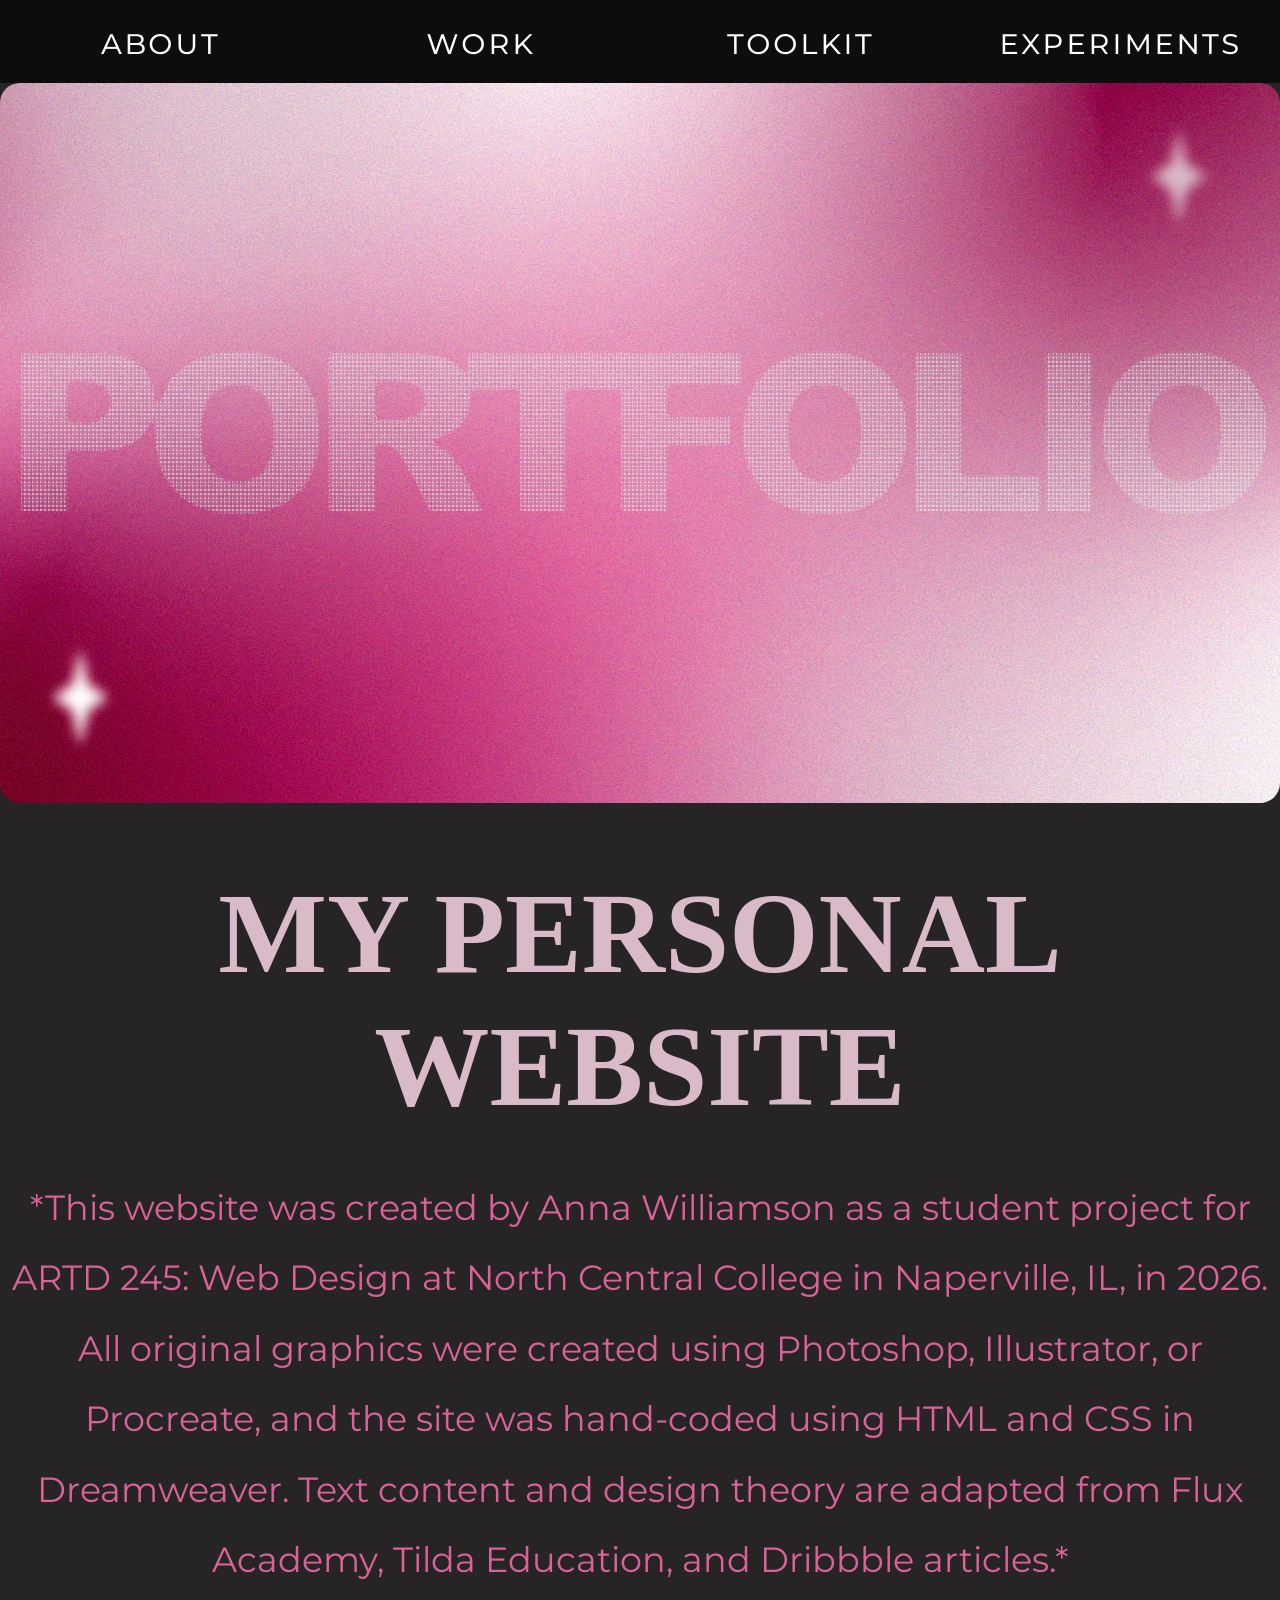
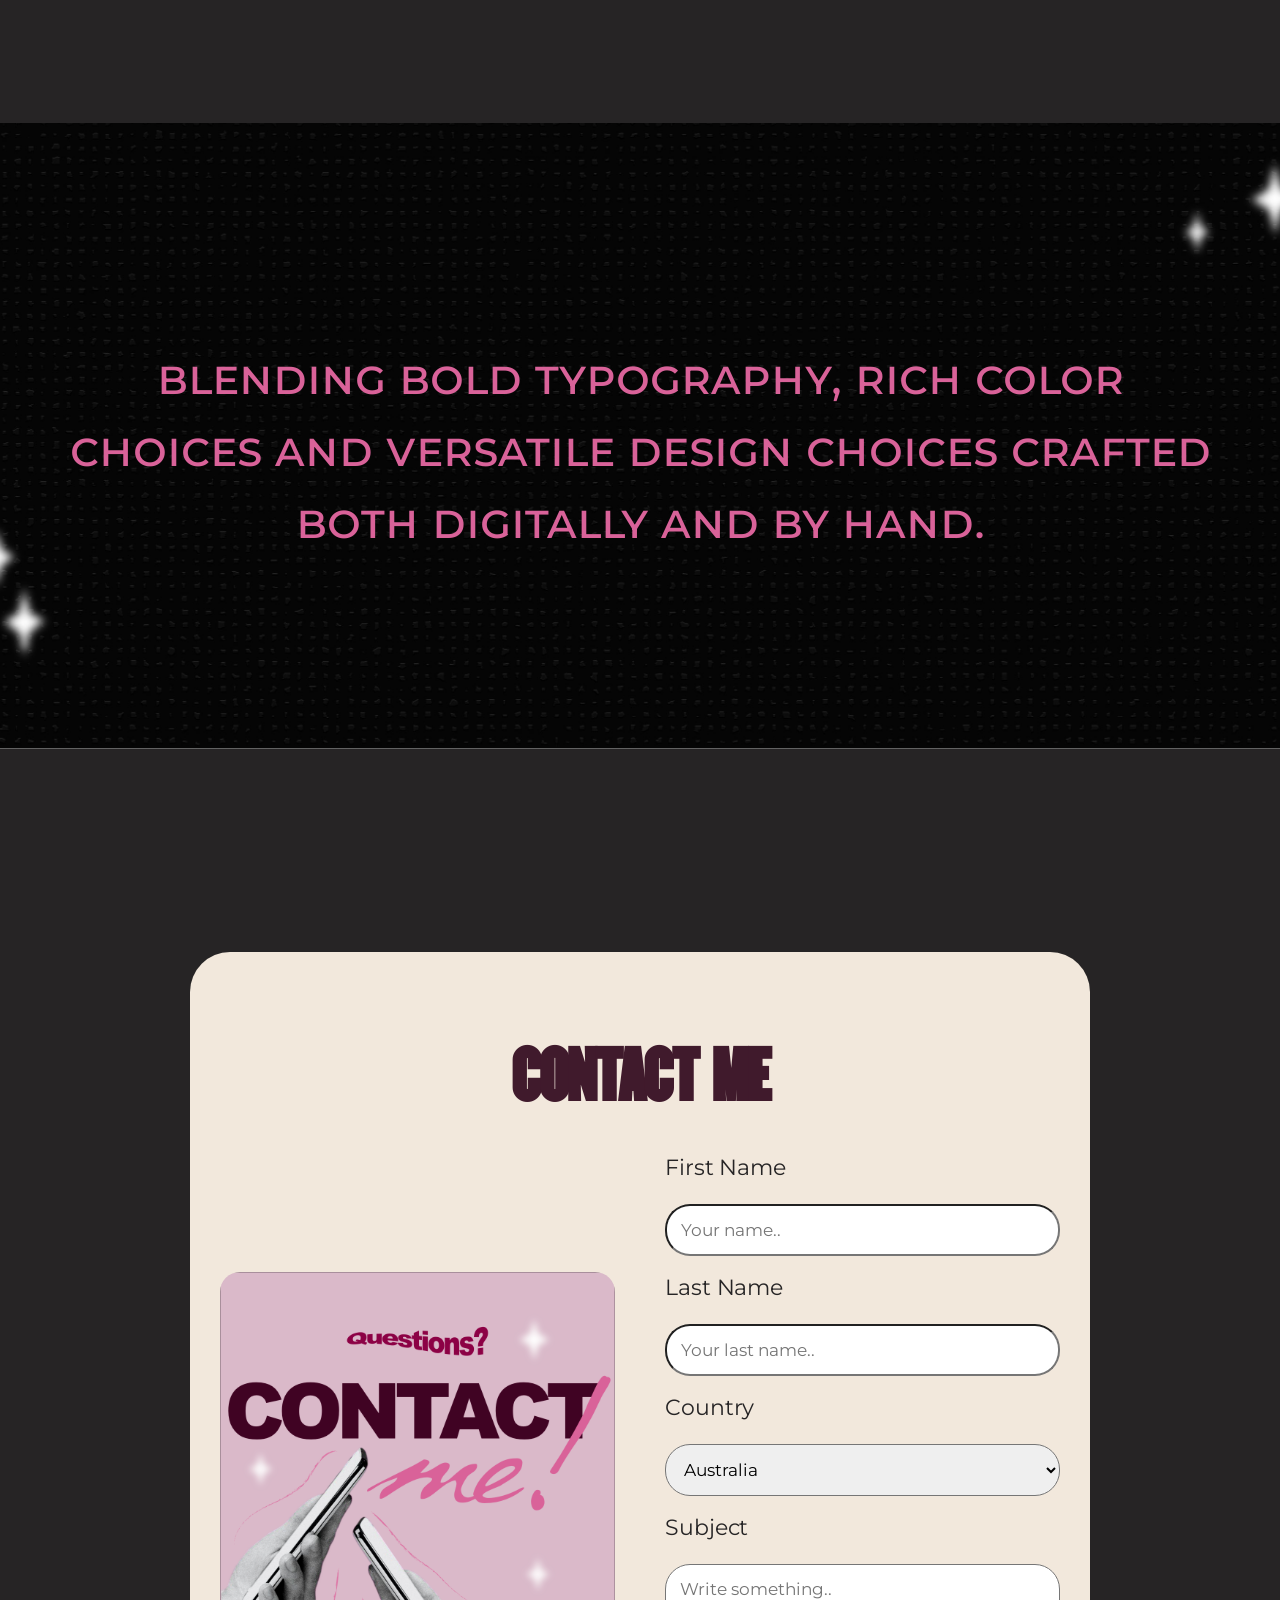
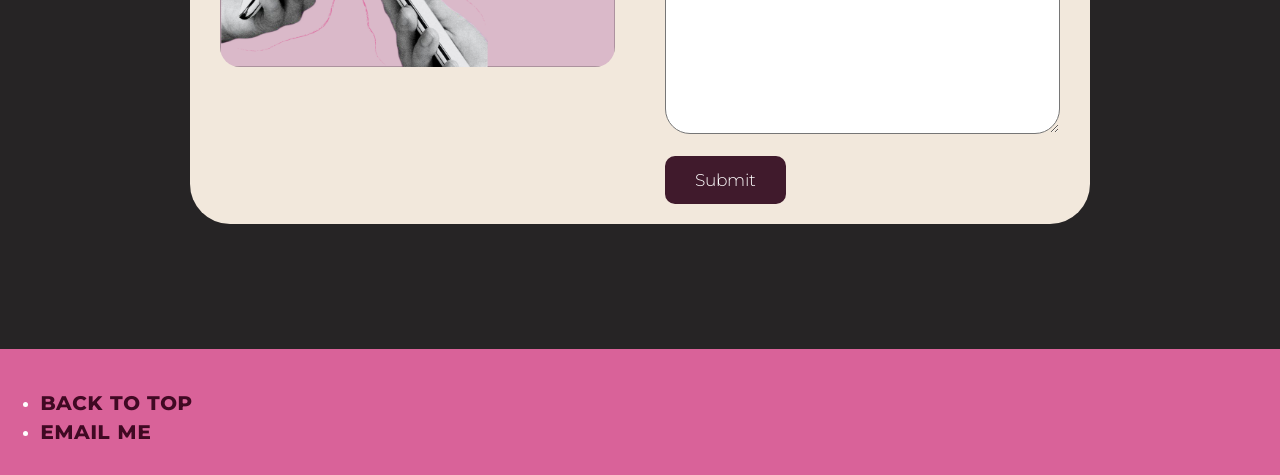
<file: index.html>
<!doctype html>
<html lang="en">
<head>
    <meta charset="UTF-8">
    <meta name="viewport" content="width=device-width, initial-scale=1.0">
    <title>My Personal Website</title>
    
    <!-- CSS Stylesheet -->
    <link href="style.css" rel="stylesheet" type="text/css">
    
    <!-- Google Fonts -->
    <link rel="preconnect" href="https://fonts.googleapis.com">
    <link rel="preconnect" href="https://fonts.gstatic.com" crossorigin>
    <link href="https://fonts.googleapis.com/css2?family=Bagel+Fat+One&family=Gowun+Dodum&family=Montserrat:ital,wght@0,100..900;1,100..900&family=Special+Gothic+Expanded+One&family=Vina+Sans&display=swap" rel="stylesheet">
    
    <link rel="preconnect" href="https://fonts.googleapis.com">
    <link rel="preconnect" href="https://fonts.gstatic.com" crossorigin>
    <link href="https://fonts.googleapis.com/css2?family=BBH+Bogle&family=Bagel+Fat+One&family=Montserrat:ital,wght@0,100..900;1,100..900&display=swap" rel="stylesheet">
</head>

<body id="top">
    <!-- 1. FULL WIDTH: Header Navigation (Stretches 100% edge-to-edge) -->
    <header>
        <nav>
            <ul class="topnav">
                <li><a href="index.html">About</a></li>
                <li><a href="work.html">Work</a></li>
                <li><a href="toolkit.html">Toolkit</a></li>
                <li><a href="experiments.html">Experiments</a></li>
            </ul>
        </nav>
    </header>

    <!-- 2. FULL WIDTH: Hero Section (Stretches 100% edge-to-edge) -->
    <section class="hero">
        <img src="images/portfoliopic.jpg" alt="Anna Williamson Portfolio" width="100%" class="hero-img">
        <h1 class="main-title">MY PERSONAL WEBSITE</h1>
        <h1 class="hero-subtitle">*This website was created by Anna Williamson as a student project for ARTD 245: Web Design at North Central College in Naperville, IL, in 2026. All original graphics were created using Photoshop, Illustrator, or Procreate, and the site was hand-coded using HTML and CSS in Dreamweaver. Text content and design theory are adapted from Flux Academy, Tilda Education, and Dribbble articles.*</h1>
    </section>

    <!-- ========================================================== -->
    <!-- 3. MARGIN WRAPPER: Everything below gets side margins/padding -->
    <!-- ========================================================== -->
    <div class="page-content">
        <main>
   
      <section class="statement-section" style="background-image: url('images/statementsectionpic-02.jpg'); background-size: cover; background-position: center; background-repeat: no-repeat; text-align: center;">
    <h3>Blending bold typography, rich color choices and versatile design choices crafted both digitally and by hand.</h3>
</section>

            <!-- Contact Form Section -->
          <section class="contact-section">
    <div class="container">
      <div style="text-align:center">
         <h2>CONTACT ME</h2>
      </div> <!-- <--- Added this closing div tag -->
        
        <div class="row">
            <div class="column">
                <img src="images/contactme.png" alt="Contact Illustration" style="width:100%">
            </div>
            
            <div class="column">
                <form action="/action_page.php">
                    <label for="fname">First Name</label>
                    <input type="text" id="fname" name="firstname" placeholder="Your name..">
                    
                    <label for="lname">Last Name</label>
                    <input type="text" id="lname" name="lastname" placeholder="Your last name..">
                    
                    <label for="country">Country</label>
                    <select id="country" name="country">
                        <option value="australia">Australia</option>
                        <option value="canada">Canada</option>
                        <option value="usa">USA</option>
                    </select>
                    
                    <label for="subject">Subject</label>
                    <textarea id="subject" name="subject" placeholder="Write something.." style="height:170px"></textarea>
                    
                    <input type="submit" value="Submit">
                </form>
            </div>
        </div>
    </div>
</section>
</main> <!-- <--- Added closing main tag -->
    </div>
 <footer class="site-footer">
    <ul class="footer-links">
        <li><a href="#top">Back to Top</a></li>
        <li><a href="mailto:awilliamson7029@gmail.com">Email me</a></li>
    </ul>
</footer>
</body>
</html>
</file>
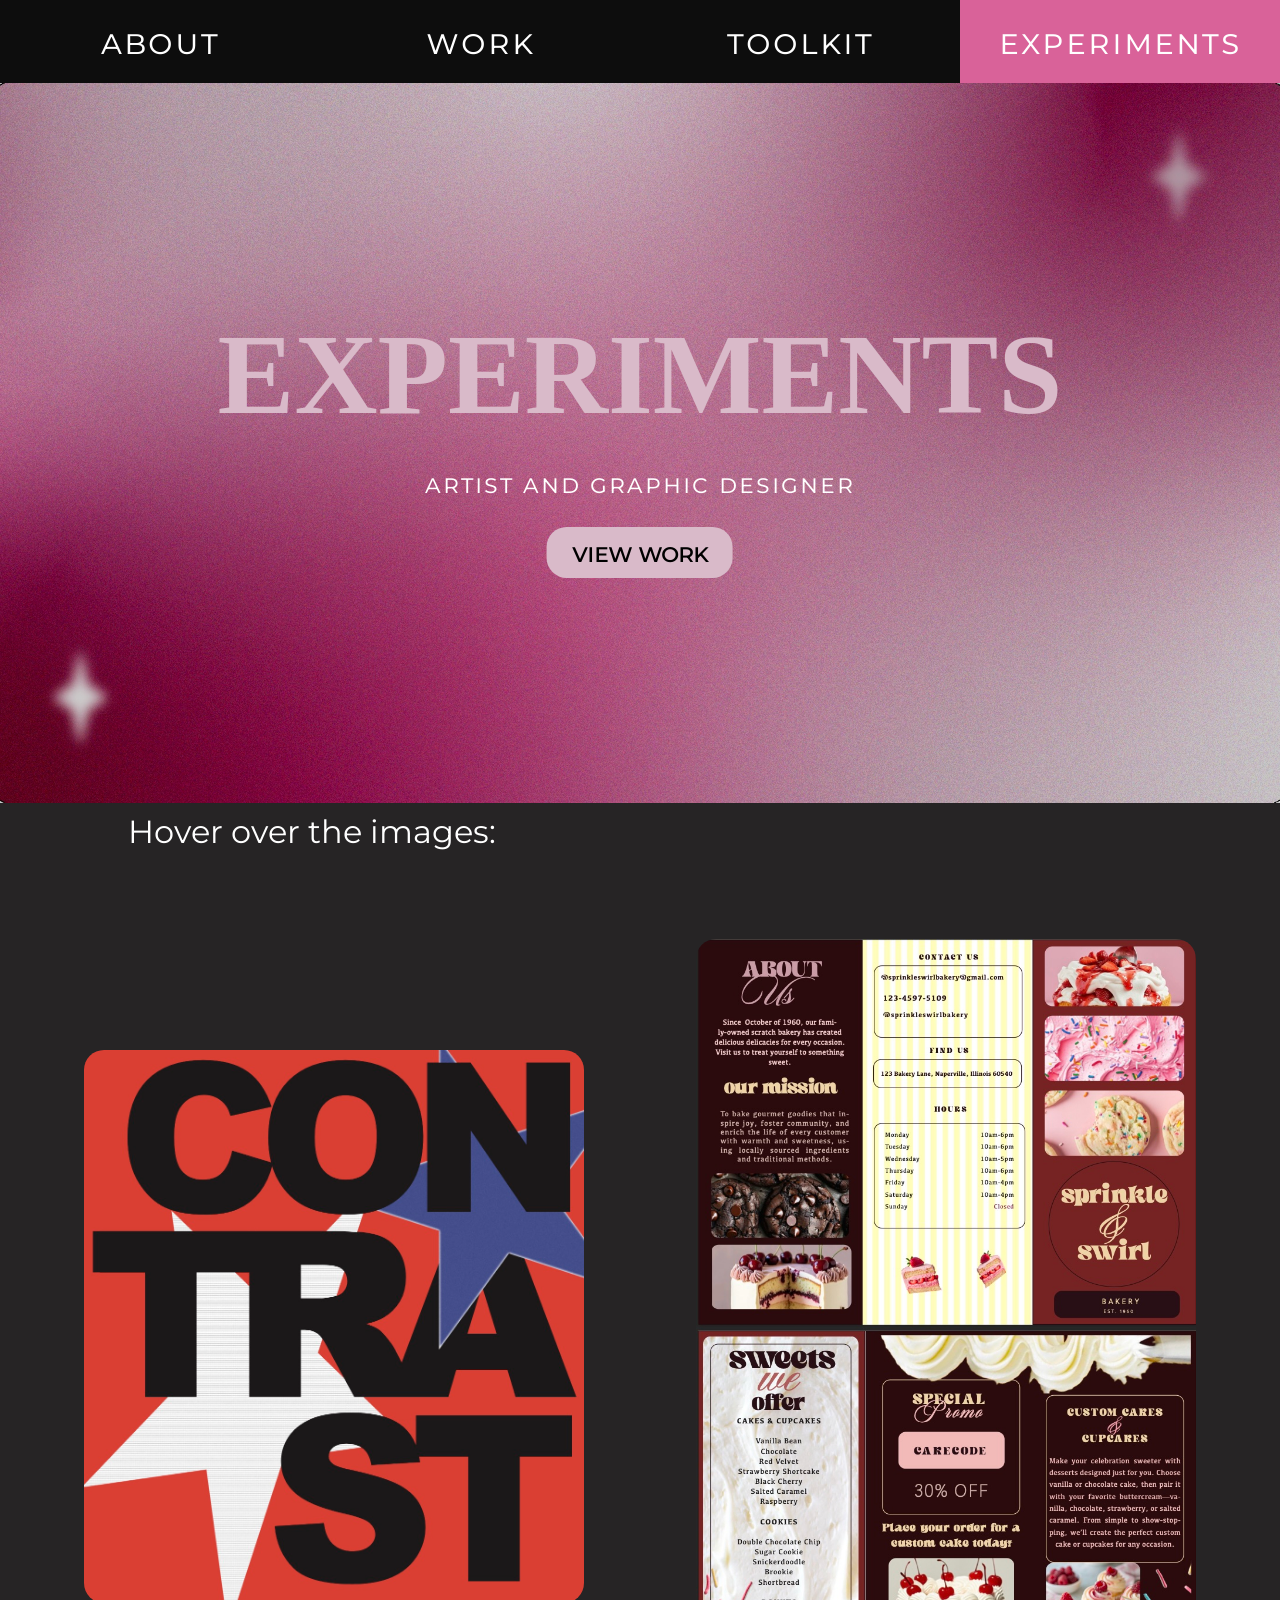
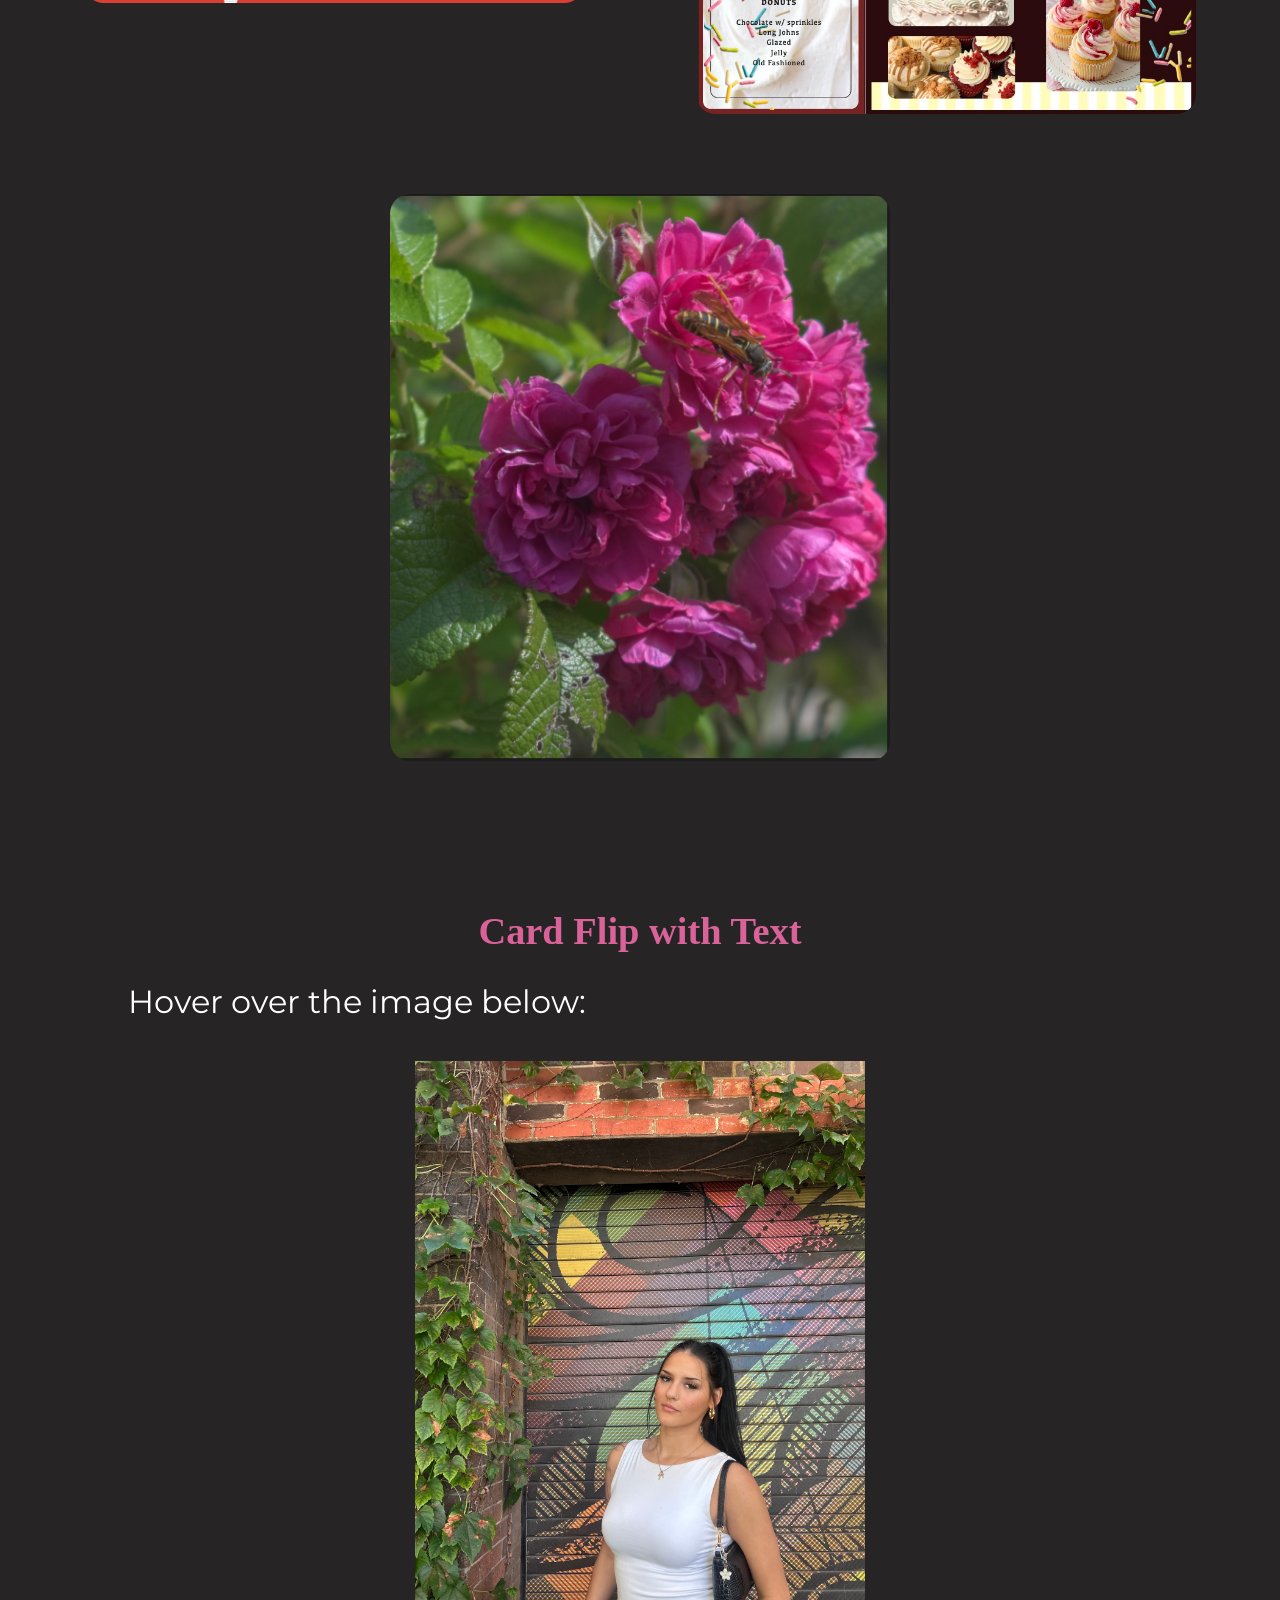
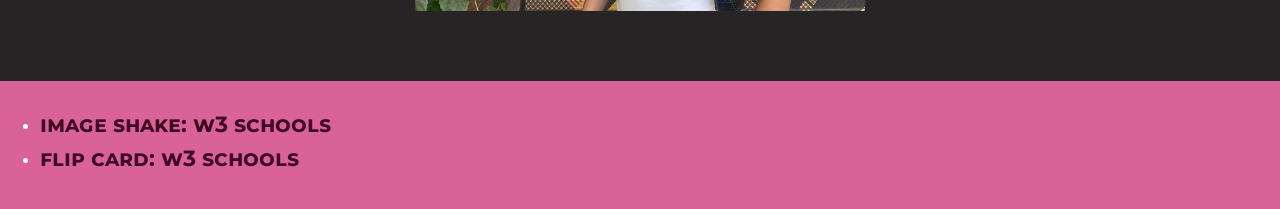
<file: experiments.html>
<!doctype html>
<html lang="en">
<head>
    <meta charset="UTF-8">
    <meta name="viewport" content="width=device-width, initial-scale=1.0">
    <title>EXPERIMENTS</title>
    
    <!-- Google Fonts -->
    <link rel="preconnect" href="https://fonts.googleapis.com">
    <link rel="preconnect" href="https://fonts.gstatic.com" crossorigin>
    <link href="https://fonts.googleapis.com/css2?family=Bagel+Fat+One&family=Gowun+Dodum&family=Montserrat:ital,wght@0,100..900;1,100..900&family=Special+Gothic+Expanded+One&family=Vina+Sans&display=swap" rel="stylesheet">
    <link href="https://fonts.googleapis.com/css2?family=BBH+Bogle&family=Bagel+Fat+One&family=Montserrat:ital,wght@0,100..900;1,100..900&display=swap" rel="stylesheet">
    
    <!-- CSS Stylesheet -->
    <link href="style.css" rel="stylesheet" type="text/css">
</head>

<body id="top">

    <!-- ================= 1. HEADER NAVIGATION ================= -->
    <header>
        <nav>
         <ul class="topnav">
    <li><a href="index.html">About</a></li>
    <li><a href="work.html">Work</a></li>
    <li><a href="toolkit.html">Toolkit</a></li>
    <li><a href="experiments.html" class="active">Experiments</a></li>
</ul>
        </nav>
    </header>

    <!-- ================= 2. MAIN BODY SECTION ================= -->
	
<div class="hero-image">
  <div class="hero-text">
    <h1 class="hero-title">EXPERIMENTS</h1>
    <p class="esubtitle">Artist and Graphic Designer</p>
    <button class="moreofmywork">VIEW WORK</button>
  </div>
</div>
	

	
	
	
	
	

<p>Hover over the images:</p>

<div class="image-row">
    <img src="images/contrast2.jpg" alt="Contrast Image 1" class="shake-img">
    <img src="images/bakerytrifold.jpg" alt="Bakery trifold" class="shake-img">
    <img src="images/beephoto.jpg" alt="Bee Photography" class="shake-img">
</div>
	
			<h2>Card Flip with Text</h2>
<p>Hover over the image below:</p>

<div class="flip-card">
  <div class="flip-card-inner">
    <div class="flip-card-front">
   <img src="images/me.jpg" alt="Avatar" style="width:100%; height:100%; object-fit: contain;">
    </div>
    <div class="flip-card-back">
      <h1>Anna Williamson</h1> 
      <p>Graphic and Web Designer</p> 
    </div>
  </div>
</div>
	


    <footer class="toolkitfooter">
        <ul>
<li><a href="https://www.w3schools.com/howto/tryit.asp?filename=tryhow_css_image_shake" target="_blank">Image Shake: W3 Schools</a></li>
    <li><a href="https://www.w3schools.com/howto/tryit.asp?filename=tryhow_css_flip_card" target="_blank">Flip Card: W3 Schools</a></li>
     
     
        </ul>
    </footer>

</body>
</html>
</file>
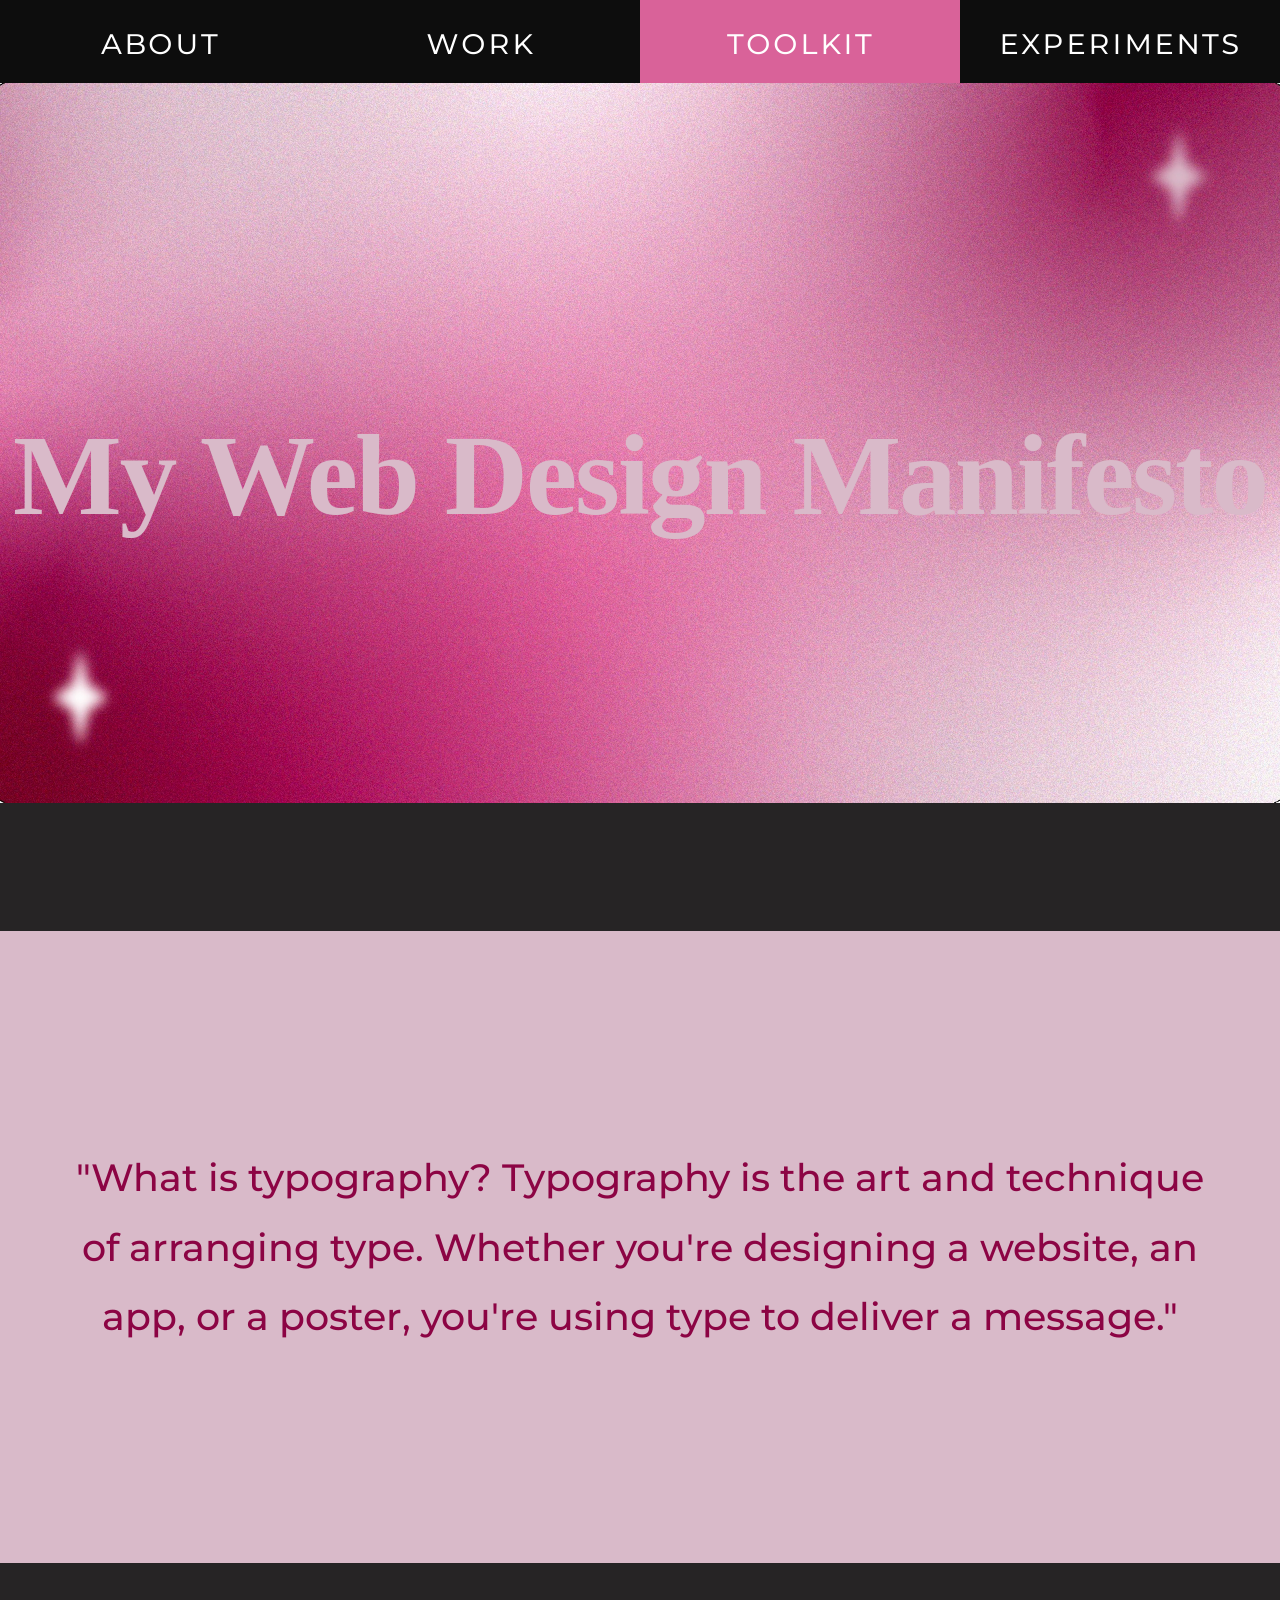
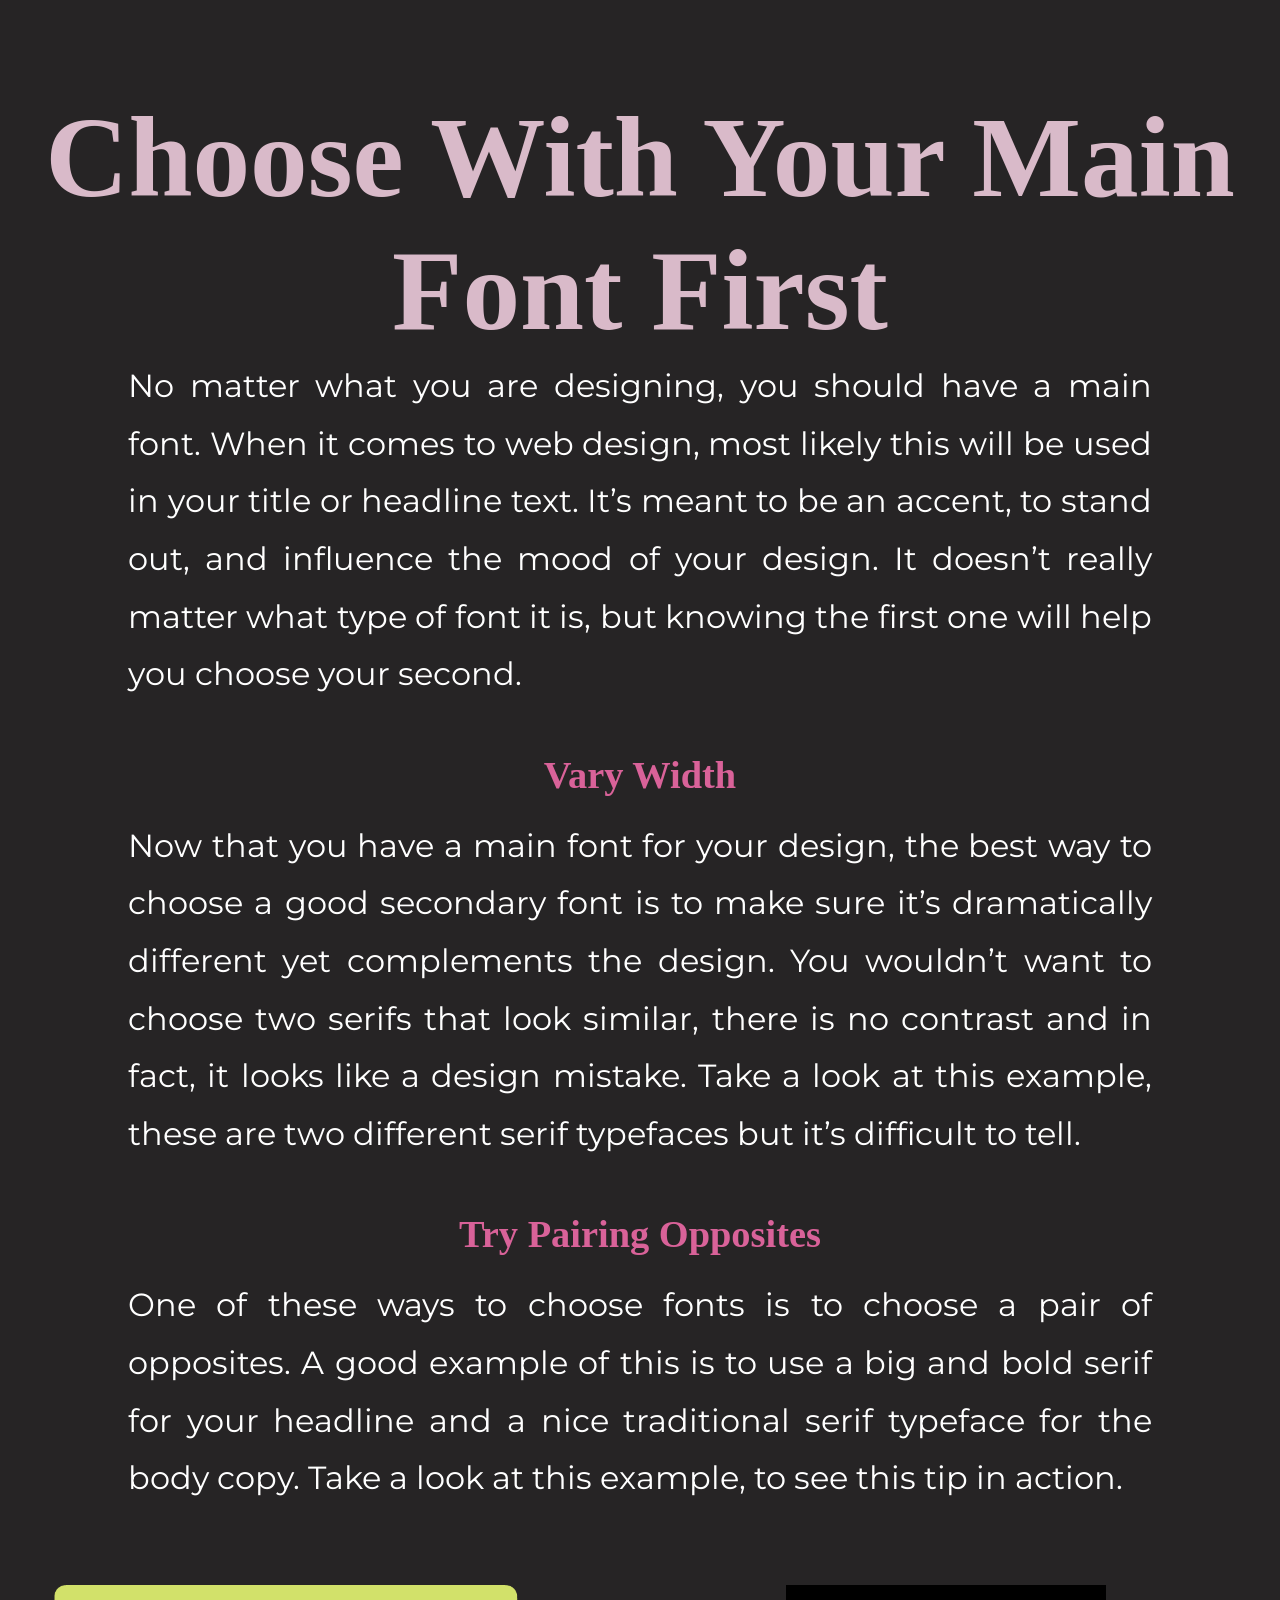
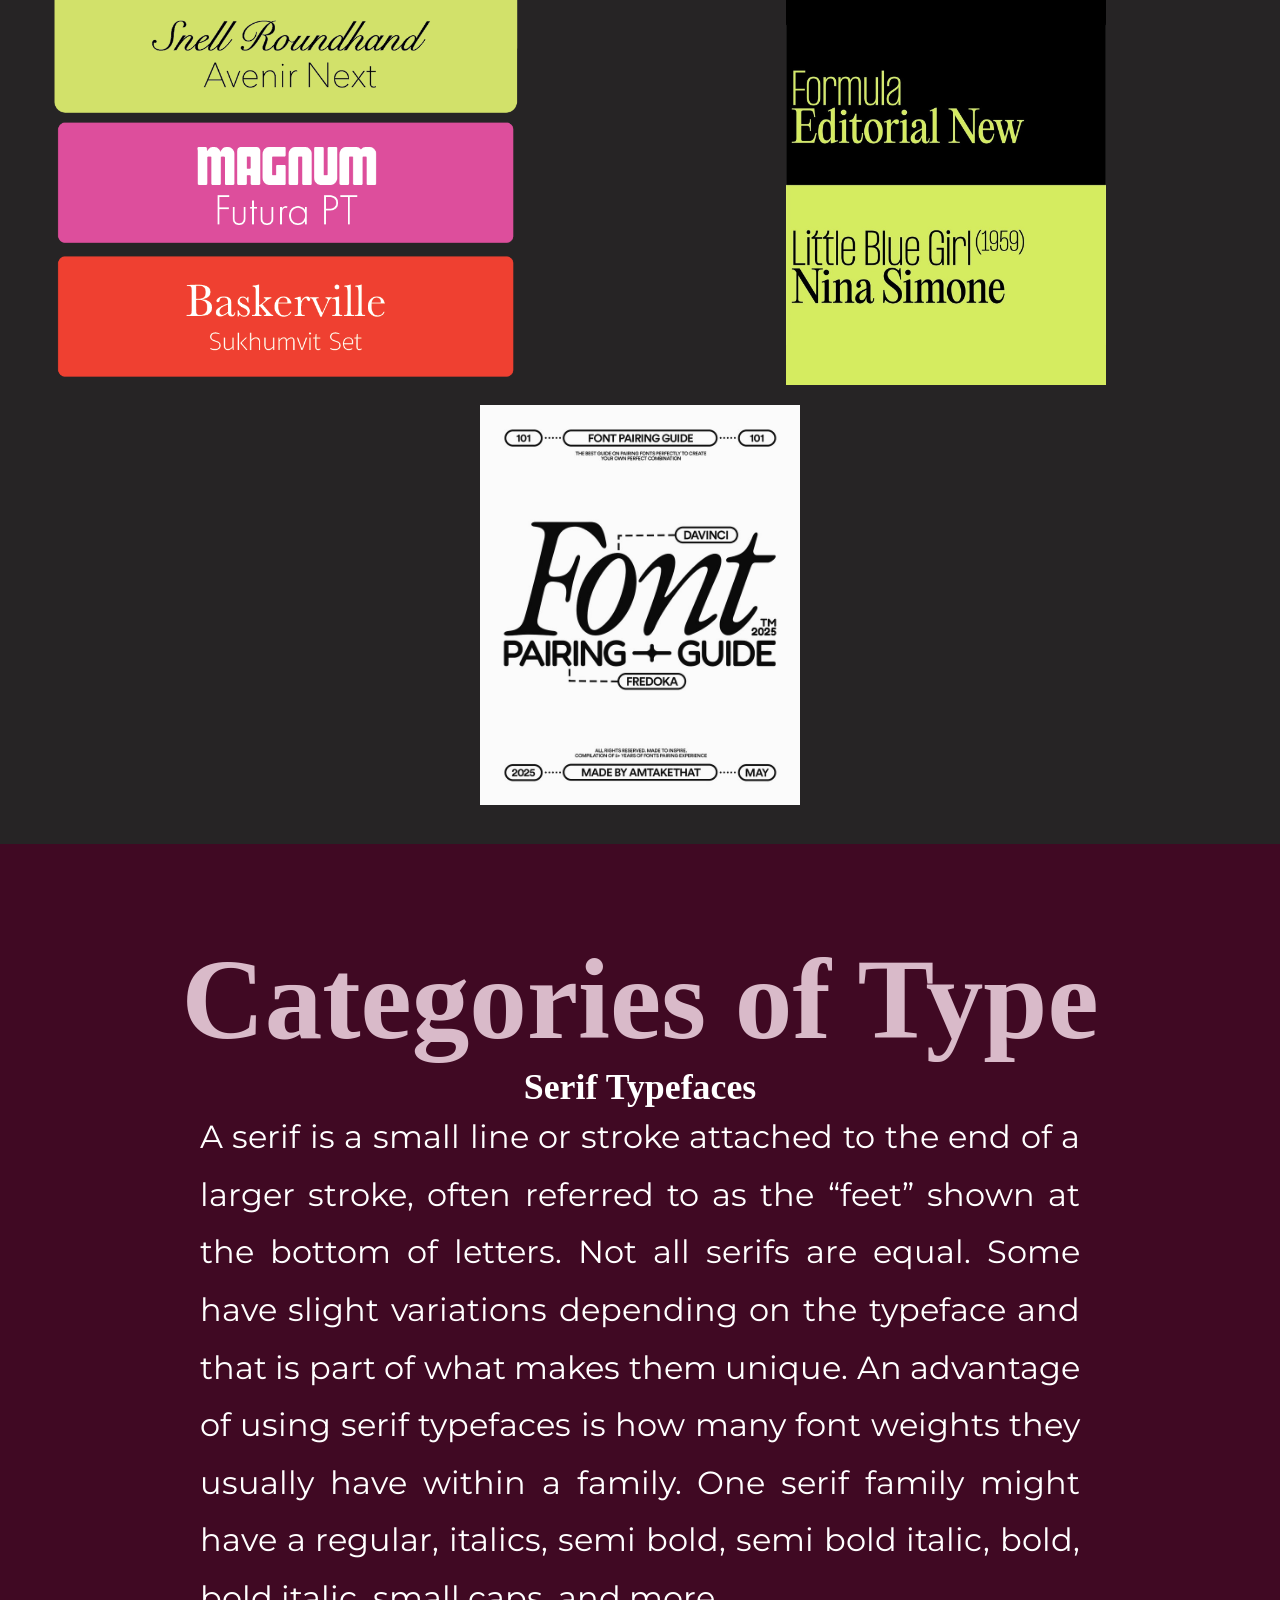
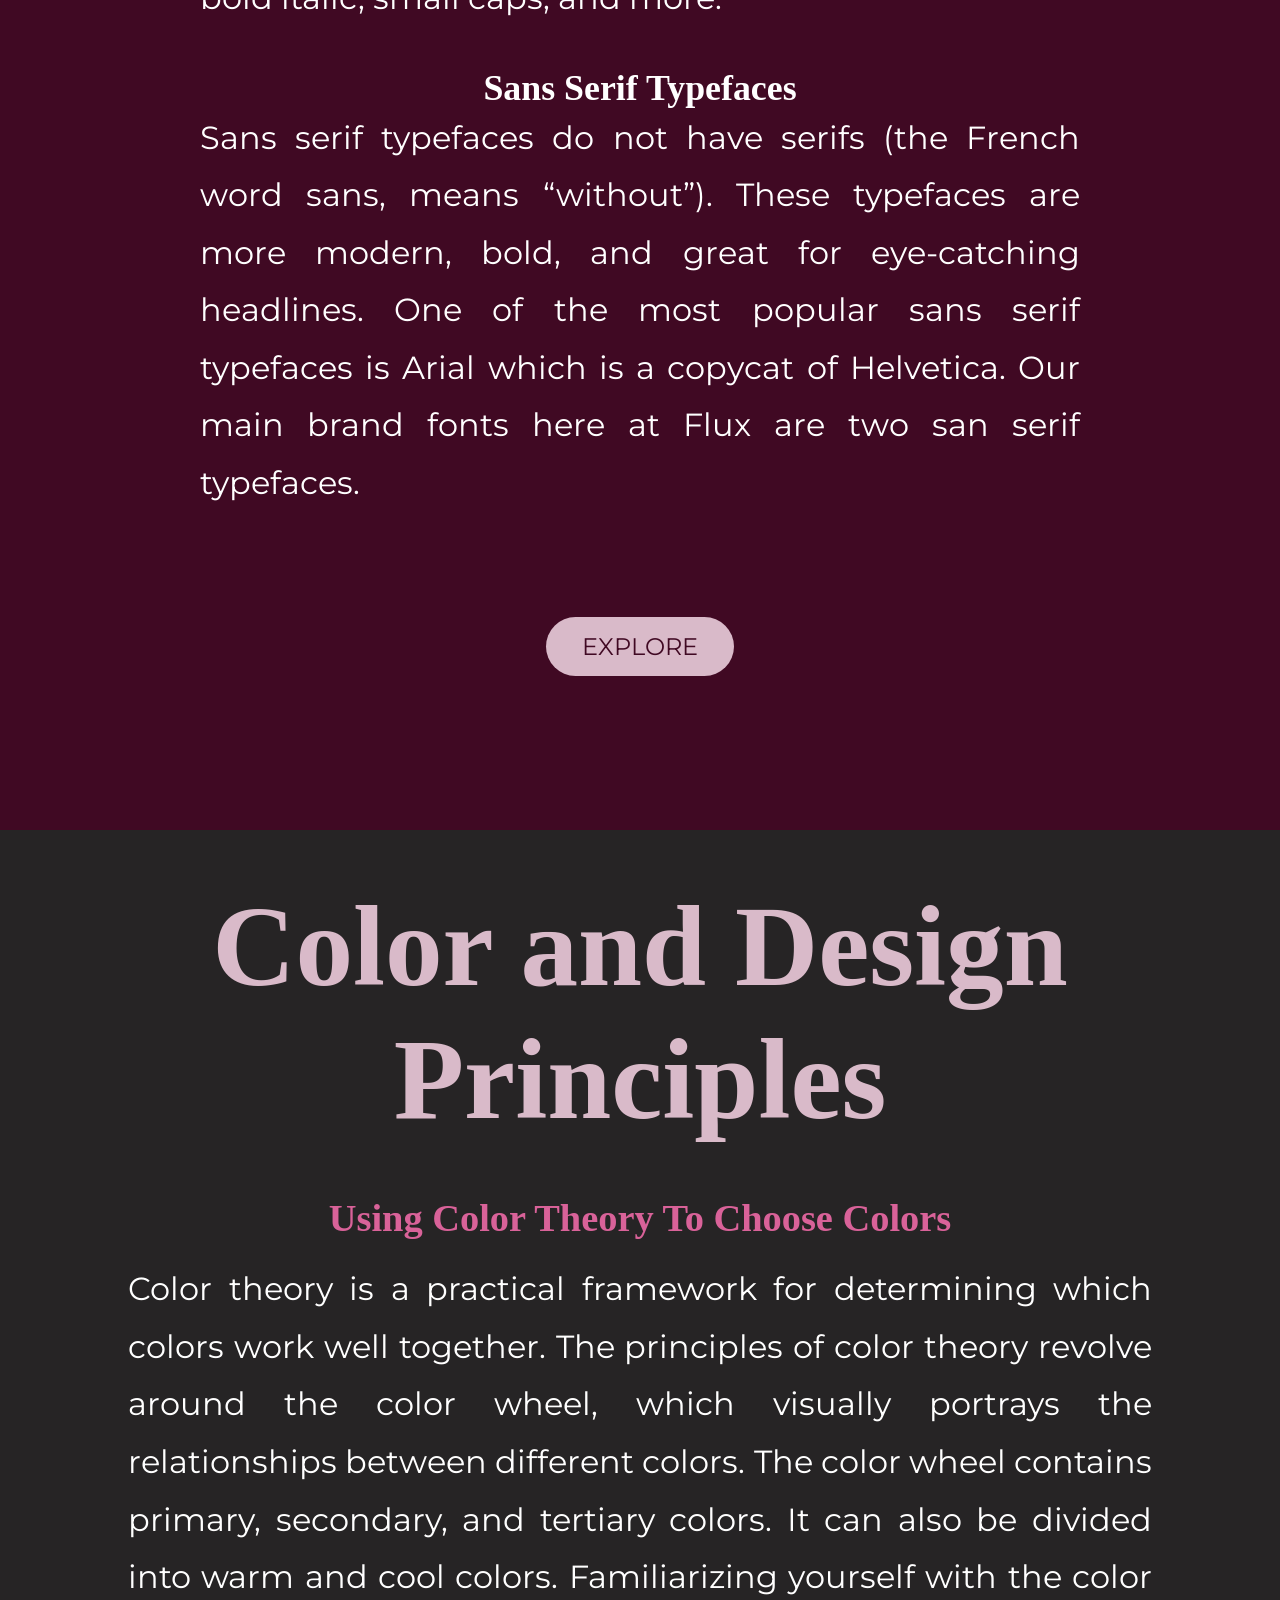
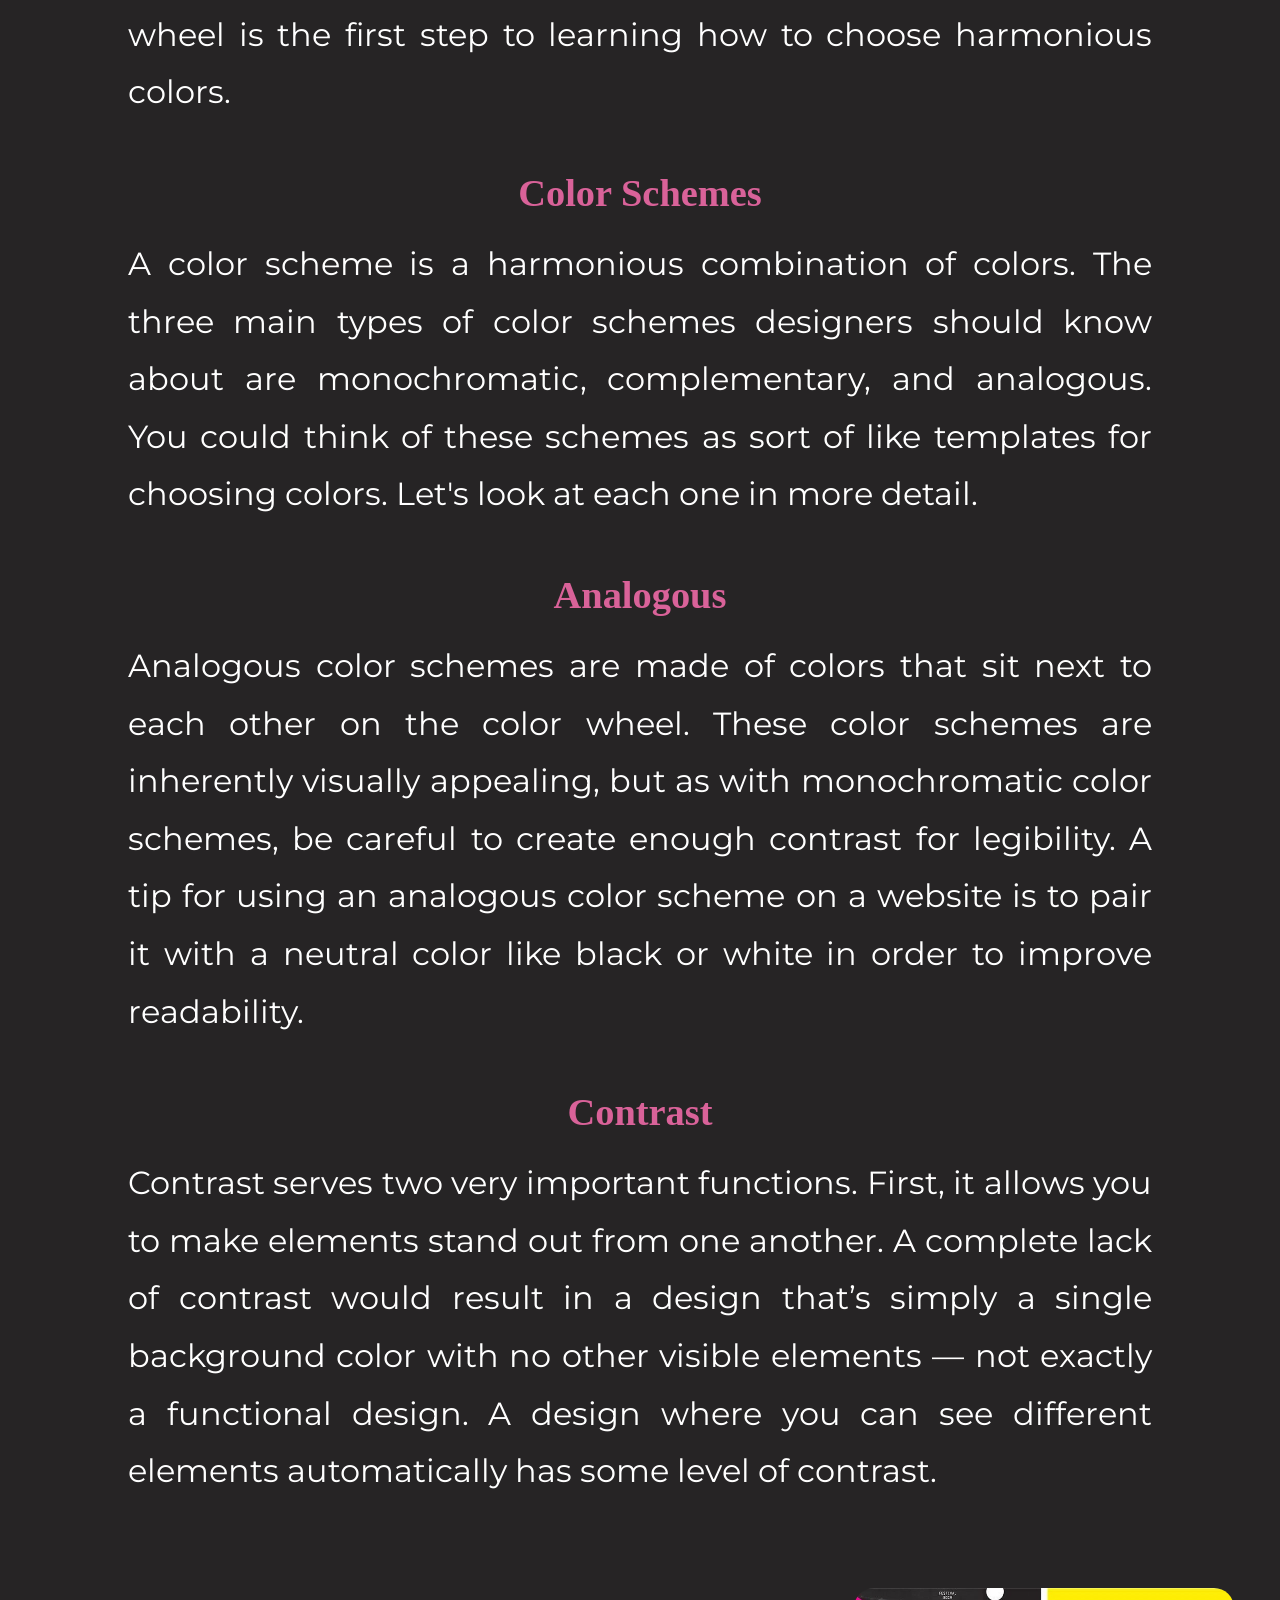
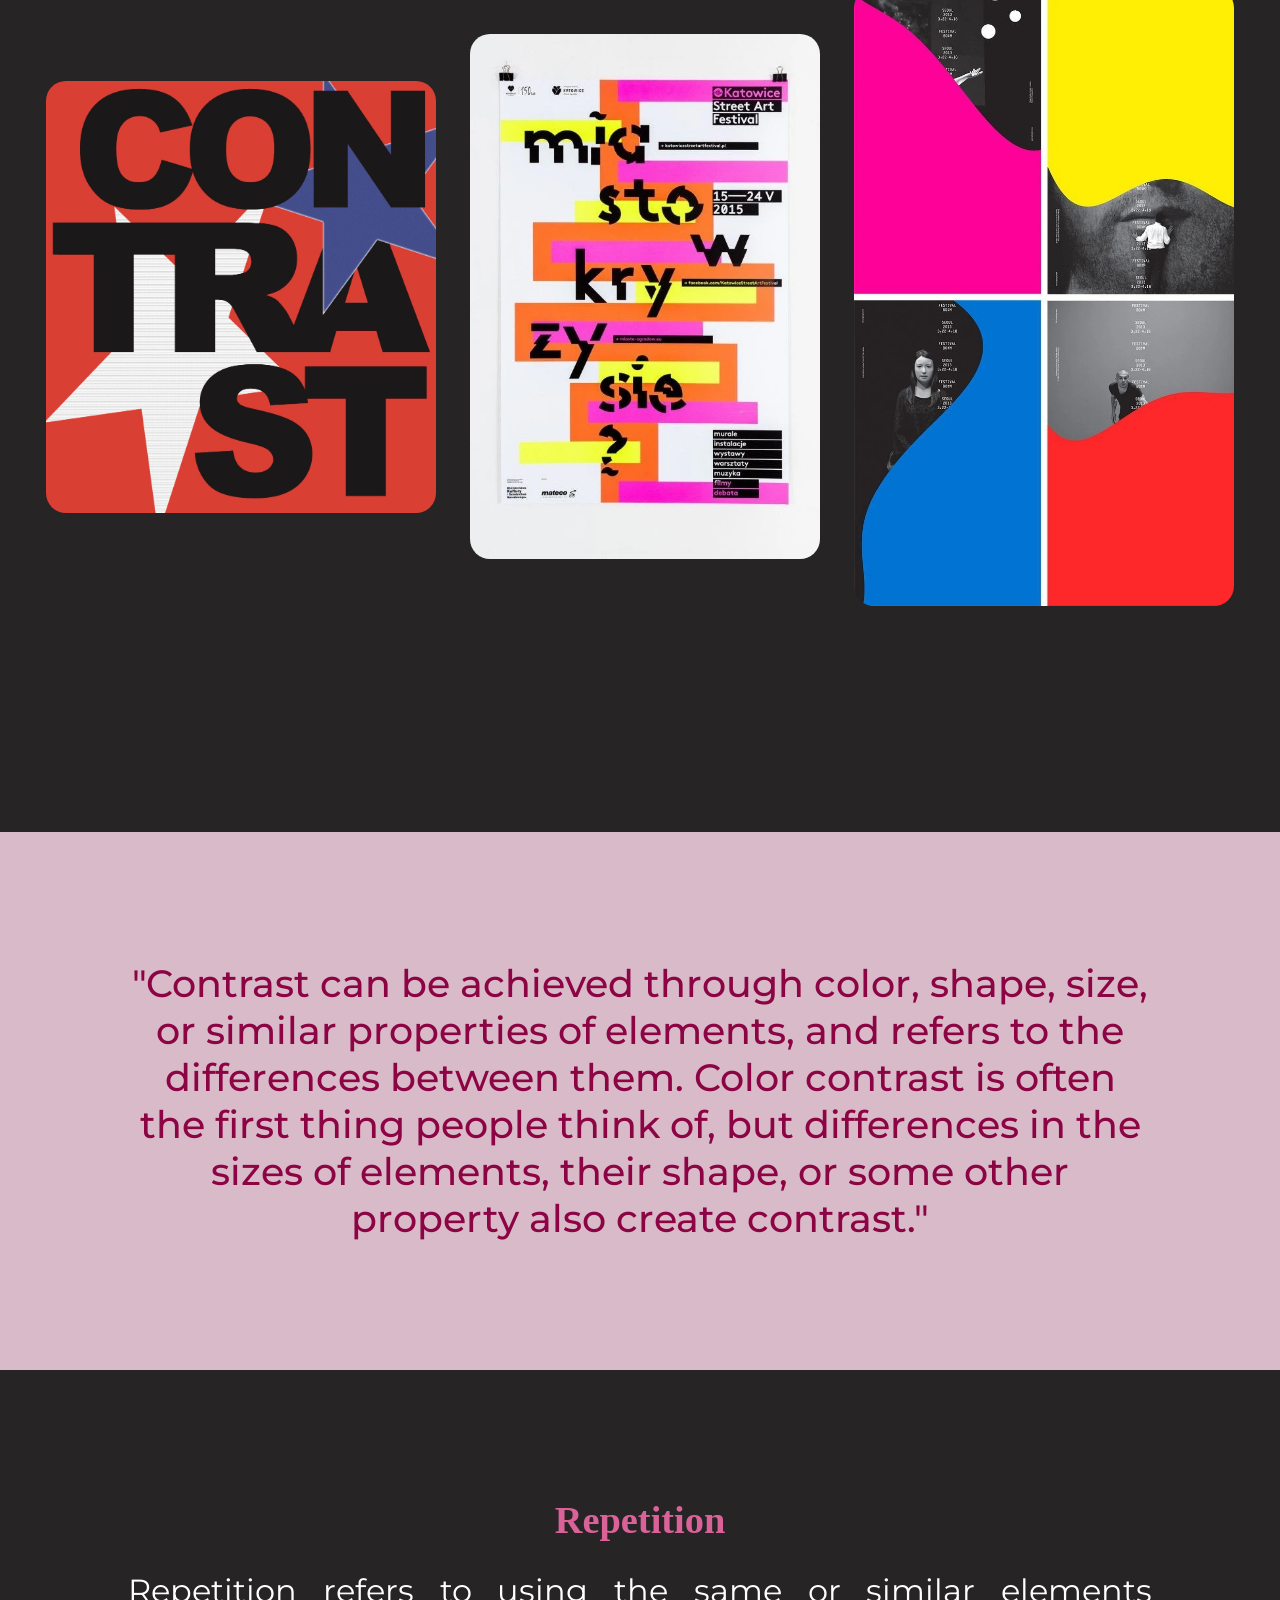
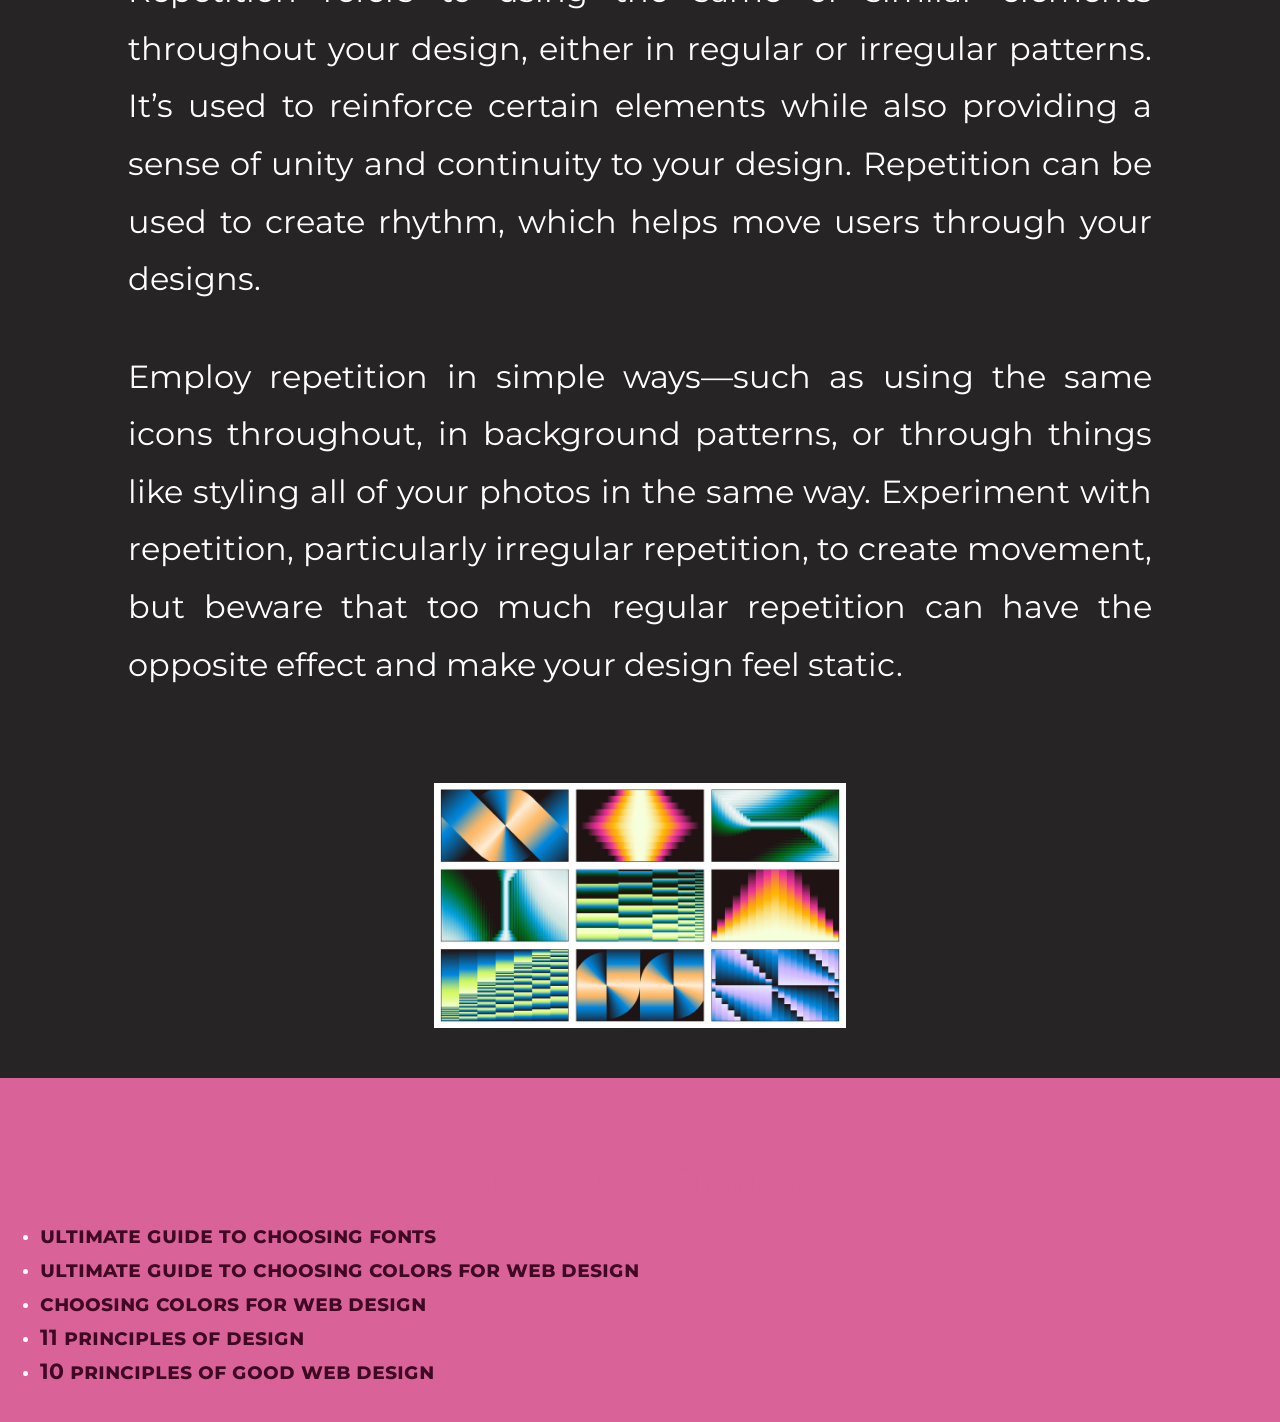
<file: toolkit.html>
<!doctype html>
<html>
<head>
	    <meta charset="UTF-8">
    <meta name="viewport" content="width=device-width, initial-scale=1.0">
    <title>My Web Design Manifesto</title>
<link rel="preconnect" href="https://fonts.googleapis.com">
<link rel="preconnect" href="https://fonts.gstatic.com" crossorigin>
<link href="https://fonts.googleapis.com/css2?family=Bagel+Fat+One&family=Gowun+Dodum&family=Montserrat:ital,wght@0,100..900;1,100..900&family=Special+Gothic+Expanded+One&family=Vina+Sans&display=swap" rel="stylesheet">
	  <link href="style.css" rel="stylesheet" type="text/css">
	<link rel="preconnect" href="https://fonts.googleapis.com">
<link rel="preconnect" href="https://fonts.gstatic.com" crossorigin>
<link href="https://fonts.googleapis.com/css2?family=BBH+Bogle&family=Bagel+Fat+One&family=Montserrat:ital,wght@0,100..900;1,100..900&display=swap" rel="stylesheet">
<meta charset="UTF-8">
<title>toolkit</title>
</head>


	
	<body id="top">

    <!-- ================= 1. HEADER NAVIGATION ================= -->
    <header>
        <nav>
          <ul class="topnav">
    <li><a href="index.html">About</a></li>
    <li><a href="work.html">Work</a></li>
    <li><a href="toolkit.html" class="active">Toolkit</a></li>
    <li><a href="experiments.html">Experiments</a></li>
</ul>
        </nav>
    </header>
		
		
		
		
	
	
		<section> 
			
<header class="toolkitheader" style="background-image: url('images/experimentspic.jpg'); background-size: cover; background-position: center; background-repeat: no-repeat; color: #ffffff; min-height: 80vh; display: flex; align-items: center; justify-content: center; text-align: center; margin: 0;">
  <h1>My Web Design Manifesto</h1>
	
</header>
																																					  
																																					  
																																					  
																																					  
<section class="quote-section">
    <blockquote>
		   <!-- Typography Section -->
<div class="typographyquote">
    <p class="typographyquote"><span style="font-style: italic"></span>"What is typography? Typography is the art and technique of arranging type. Whether you're designing a website, an app, or a poster, you're using type to deliver a message."</p>
</div>
  </blockquote>
</section>
	<section>
        <div class="text-container">
        <h1>Choose With Your Main Font First</h1>
<p>No matter what you are designing, you should have a main font. When it comes to web design, most likely this will be used in your title or headline text. It’s meant to be an accent, to stand out, and influence the mood of your design. It doesn’t really matter what type of font it is, but knowing the first one will help you choose your second.</p>
        
        <h2>Vary Width</h2>
        <p>Now that you have a main font for your design, the best way to choose a good secondary font is to make sure it’s dramatically different yet complements the design. You wouldn’t want to choose two serifs that look similar, there is no contrast and in fact, it looks like a design mistake. Take a look at this example, these are two different serif typefaces but it’s difficult to tell.</p>
        
        <h2>Try Pairing Opposites</h2>
        <p>One of these ways to choose fonts is to choose a pair of opposites. A good example of this is to use a big and bold serif for your headline and a nice traditional serif typeface for the body copy. Take a look at this example, to see this tip in action.</p>
	</div>
	</section>
<div class="image-row">
    <img src="images/fontpairing4.png" alt="Different Font Pairing Examples" class="paired-img" />
    <img src="images/typepairing3.webp" alt="Font Pairing Example" width="324" height="400" class="paired-img" />
    <img src="images/fontpairingguide.jpeg" alt="Font Pairing Example" class="paired-img" />
</div>

    <!-- Categories Section -->
  
		
		
		
	<section class="type-categories">
      <h1>Categories of Type</h1>
      <h4>Serif Typefaces</h4>
<p>A serif is a small line or stroke attached to the end of a larger stroke, often referred to as the “feet” shown at the bottom of letters. Not all serifs are equal. Some have slight variations depending on the typeface and that is part of what makes them unique. An advantage of using serif typefaces is how many font weights they usually have within a family. One serif family might have a regular, italics, semi bold, semi bold italic, bold, bold italic, small caps, and more.</p>
        
      <h4>Sans Serif Typefaces</h4>
 
<p>Sans serif typefaces do not have serifs (the French word sans, means “without”). These typefaces are more modern, bold, and great for eye-catching headlines. One of the most popular sans serif typefaces is Arial which is a copycat of Helvetica. Our main brand fonts here at Flux are two san serif typefaces.</p>

<div class="typebutton">
    <a href="https://about.easil.com/serif-vs-sans-serif/" class="pill-button">EXPLORE</a>
</div>
</section>
			
			
	
	
	
	
    <!-- Color Section -->
	
<section class="design-section">
        <h1>Color and Design Principles</h1>

	<div class="design-content">
        
        <h2>Using Color Theory To Choose Colors</h2>
<p>Color theory is a practical framework for determining which colors work well together. The principles of color theory revolve around the color wheel, which visually portrays the relationships between different colors. The color wheel contains primary, secondary, and tertiary colors. It can also be divided into warm and cool colors. Familiarizing yourself with the color wheel is the first step to learning how to choose harmonious colors.</p>
     
        <h2>Color Schemes</h2>
        <p>A color scheme is a harmonious combination of colors. The three main types of color schemes designers should know about are monochromatic, complementary, and analogous. You could think of these schemes as sort of like templates for choosing colors. Let's look at each one in more detail.</p>      
      
        <h2>Analogous</h2>
        <p>Analogous color schemes are made of colors that sit next to each other on the color wheel. These color schemes are inherently visually appealing, but as with monochromatic color schemes, be careful to create enough contrast for legibility. A tip for using an analogous color scheme on a website is to pair it with a neutral color like black or white in order to improve readability.</p>
        
     <h2>Contrast</h2>
        <p>Contrast serves two very important functions. First, it allows you to make elements stand out from one another. A complete lack of contrast would result in a design that’s simply a single background color with no other visible elements — not exactly a functional design. A design where you can see different elements automatically has some level of contrast.</p>
		
			
	
		</div>
	</section>
		
<div class="image-row">

    <img src="images/contrast2.jpg" alt="Illustration Of Contrast" width="390" height="430">

    <img src="images/poster.jpeg" alt="Illustration Of Contrast" width="350" height="528">

    <img src="images/poster2.jpeg" alt="Illustration Of Contrast" width="380">

</div>



<blockquote>
        <div class="contrastquote">
            <h6 style="font-weight: 500; color: #8c0444; ; font-size: 3vw;">"Contrast can be achieved through color, shape, size, or similar properties of elements, and refers to the differences between them. Color contrast is often the first thing people think of, but differences in the sizes of elements, their shape, or some other property also create contrast."</h6>
        </div>
    </blockquote>
</section>
    <!-- Repetition Section -->
  <section>
    <div>
        <h2>Repetition</h2>
		
        <p>Repetition refers to using the same or similar elements throughout your design, either in regular or irregular patterns. It’s used to reinforce certain elements while also providing a sense of unity and continuity to your design. Repetition can be used to create rhythm, which helps move users through your designs.</p>
        <p>Employ repetition in simple ways—such as using the same icons throughout, in background patterns, or through things like styling all of your photos in the same way. Experiment with repetition, particularly irregular repetition, to create movement, but beware that too much regular repetition can have the opposite effect and make your design feel static.</p>
				
<img src="images/repeition.jpeg" alt="repetition example" style="width: 40%; display: block; margin: 0 auto; padding: 50px;" />
				

	      </div>

</section>


    <!-- Footer -->
 
        <footer class="toolkitfooter">
			    <h2>Credits and Citations</h2>
    <div class="footer-content">
          <ul>
            <li><a href="https://www.flux-academy.com/blog/the-ultimate-guide-to-choosing-fonts" target="_blank">Ultimate Guide to choosing fonts</a></li>
            <li><a href="https://dribbble.com/stories/2018/12/19/choosing-colors-for-web-design-a-practical-ui-color-application-guide" target="_blank">Ultimate Guide To Choosing Colors for Web Design</a></li>
            <li><a href="https://www.flux-academy.com/blog/ultimate-guide-to-choosing-colors-for-web-design" target="_blank">Choosing colors for web design</a></li>
            <li><a href="https://dribbble.com/resources/education/principles-of-design" target="_blank">11 Principles of Design</a></li>
            <li><a href="https://tilda.education/en/web-design-principles" target="_blank">10 Principles Of Good Web Design</a></li>
		
			
        </ul>
    </div>
</footer>


</body>
</html>
</file>
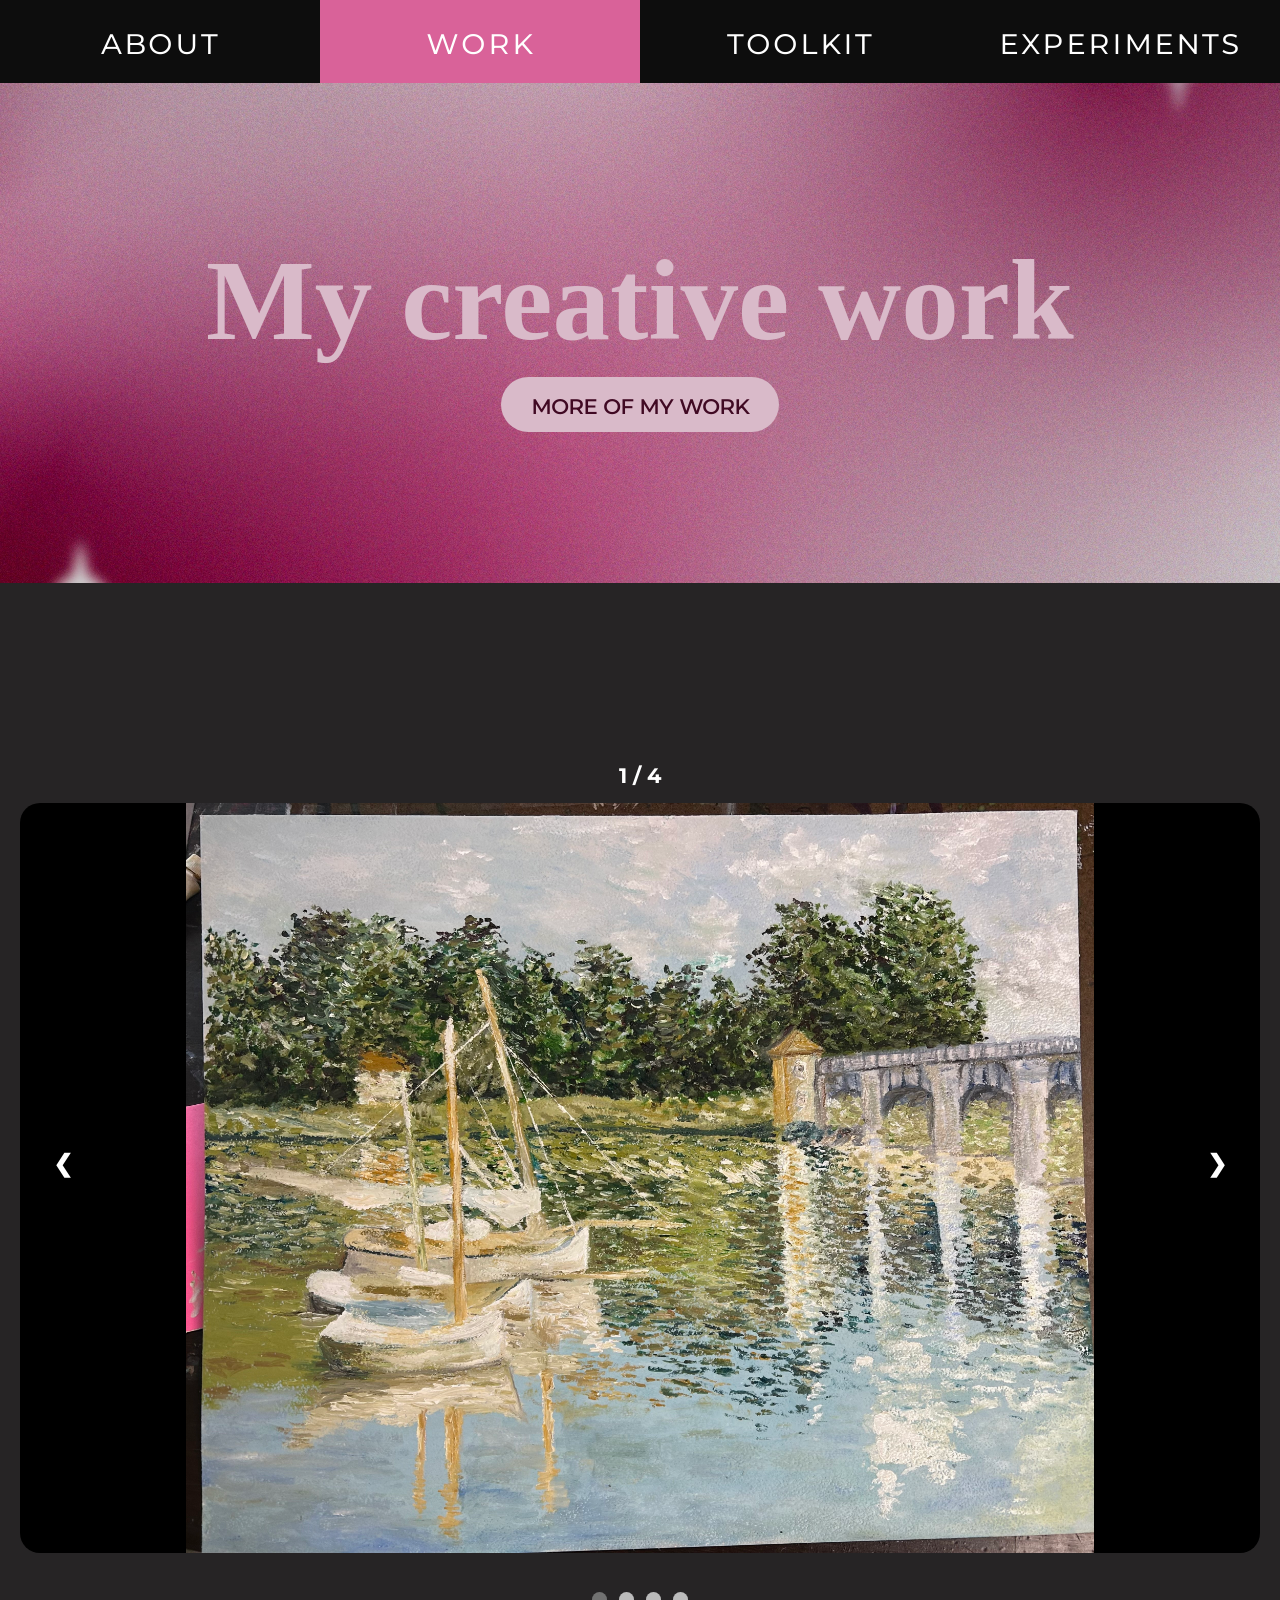
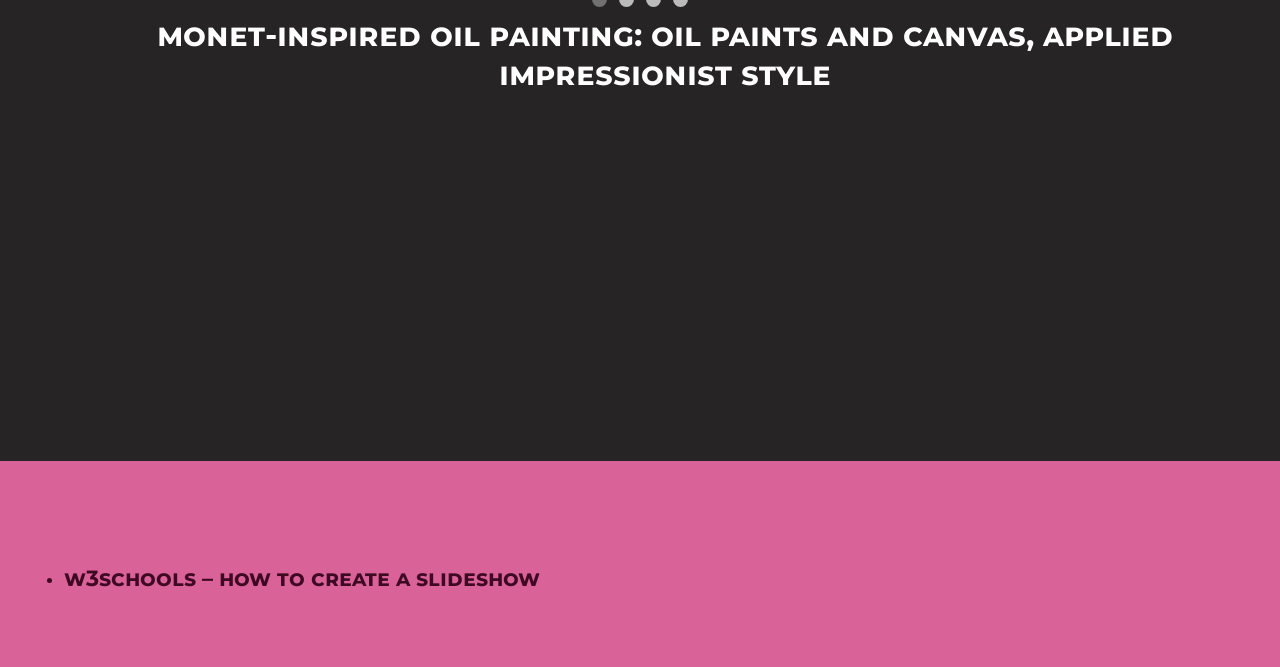
<file: work.html>
<!DOCTYPE html>
<html lang="en">
<head>
    <meta charset="UTF-8">
    <meta name="viewport" content="width=device-width, initial-scale=1.0">

    <title>My Work</title>

    <link rel="preconnect" href="https://fonts.googleapis.com">
    <link rel="preconnect" href="https://fonts.gstatic.com" crossorigin>
    <link href="https://fonts.googleapis.com/css2?family=BBH+Bogle&family=Bagel+Fat+One&family=Montserrat:ital,wght@0,100..900;1,100..900&display=swap" rel="stylesheet">

    <link href="style.css" rel="stylesheet" type="text/css">
</head>
    
<body id="top" style="background-image: url('images/experimentspic.jpg') linear-gradient(rgba(0, 0, 0, 0.1), rgba(0, 0, 0, 0.1)), ; background-size: cover; background-position: center; background-repeat: no-repeat; background-attachment: fixed;">

	
    <header>
        <nav>
            <ul class="topnav">
                <li><a href="index.html">About</a></li>
                <li><a href="work.html" class="active">Work</a></li>
                <li><a href="toolkit.html">Toolkit</a></li>
                <li><a href="experiments.html">Experiments</a></li>
            </ul>
        </nav>
    </header> 

    <section class="workherotitle">
        <h1>My creative work</h1>

        <div class="hero-buttons">
            <a href="https://noctrl.box.com/s/r3nq3u4wtp7l98or8q1scz9h7dlilabb" class="moreofmywork" target="_blank">More Of My Work</a>
        </div>
    </section>
    
    <!-- ================= 2. BODY SECTION (Main Content) ================= -->
    <main class="main-body">
        
        <!-- Slideshow -->
        <div class="slideshow-container">

            <div class="mySlides fade">
                <div class="numbertext">1 / 4</div>
                <img src="images/landscape.jpg" alt="Nature landscape" style="width:100%">
                <div class="text">Monet-Inspired Oil Painting: Oil paints and canvas, Applied impressionist style</div>
            </div>

            <div class="mySlides fade">
                <div class="numbertext">2 / 4</div>
                <img src="images/annawilliamson_abstractportrait.jpg" alt="Abstract Portrait" style="width:100%">
                <div class="text">Abstract Portrait: Used construction paper and self portrait image, emphasized shape and abstract concept</div>
            </div>

            <div class="mySlides fade">
                <div class="numbertext">3 / 4</div>
                <img src="images/naturearticle.jpg" alt="Mountain landscape" style="width:100%">
                <div class="text">Digital Nature Article: Used InDesign, Illustrator and Photoshop, focused on shape and interesting visuals</div>
            </div>
            
            <div class="mySlides fade">
                <div class="numbertext">4 / 4</div>
                <img src="images/collageart.jpg" alt="collageart" style="width:100%">
                <div class="text">Abstract Collage Piece: Use oil pastels and colored pencils: focused on shape, line, color and emphasis</div>
            </div>

 
            <a class="prev" onclick="plusSlides(-1)">&#10094;</a>
            <a class="next" onclick="plusSlides(1)">&#10095;</a>

        </div>

        <br>

        <div style="text-align:center">
            <span class="dot" onclick="currentSlide(1)"></span>
            <span class="dot" onclick="currentSlide(2)"></span>
            <span class="dot" onclick="currentSlide(3)"></span>
            <span class="dot" onclick="currentSlide(4)"></span>
        </div>

    </main>


    <footer class="workfooter">
        <ul>
            <li><a href="https://www.w3schools.com/howto/howto_js_slideshow.asp" target="_blank">W3Schools – How To Create a Slideshow</a></li>
        </ul>
    </footer>


    <script>
        let slideIndex = 1;
        showSlides(slideIndex);

        function plusSlides(n) {
            showSlides(slideIndex += n);
        }

        function currentSlide(n) {
            showSlides(slideIndex = n);
        }

        function showSlides(n) {
            let i;
            let slides = document.getElementsByClassName("mySlides");
            let dots = document.getElementsByClassName("dot");

            if (n > slides.length) {
                slideIndex = 1;
            }

            if (n < 1) {
                slideIndex = slides.length;
            }

            for (i = 0; i < slides.length; i++) {
                slides[i].style.display = "none";
            }

            for (i = 0; i < dots.length; i++) {
                dots[i].className = dots[i].className.replace(" active", "");
            }

            slides[slideIndex - 1].style.display = "block";
            if (dots.length > 0 && dots[slideIndex - 1]) {
                dots[slideIndex - 1].className += " active";
            }
        }
    </script>

</body>
</html>
</file>
<file: style.css>
@charset "UTF-8";


* {
    box-sizing: border-box;
}

html, body {
    margin: 0;
    padding: 0;
    width: 100%;
    overflow-x: hidden;
    background-color: #262425;
    color: #FFFFFF;
    font-family: "Montserrat", sans-serif;
}


a {
    transition: all 0.3s ease;
}

h1 {
    color: #d9bac9;
    font-size: 9vw;
    padding-bottom: 3%;
	font-family: "BBH Bogle";
	text-align: center;
}


h4 { 
text-align: center;
	font-family: "BBH Bogle";
	

}






h2, h3 {
    margin: 0;
    text-align: center;
    font-size: 3vw;
	font-family: "BBH Bogle";
}

.workfooter {
background-color: #d96299;
padding: 5%;
	color: #400923;
	text-decoration: none;
	font-family: "Montserrat";
	

}

h2 {
    color: #d96299;
    margin-top: 50px;
    margin-bottom: 20px;
}

p {
    color: #FFFFFF;
    font-size: 2rem;
    line-height: 1.8;
    font-family: "Montserrat", sans-serif;
    margin-bottom: 40px;
    margin-left: 10%;
    margin-right: 10%;
    text-align: justify;
}



header {
    width: 100%;
}

nav {
    width: 100%;
}


ul.topnav {
    list-style-type: none;
    margin: 0;
    padding: 0;
    background-color: #0d0d0d;
    display: flex;
    justify-content: space-around;
    align-items: center;
    color: #d9bac9;
}

ul.topnav li {
    flex: 1;
    text-align: center;
}

ul.topnav li a {
    display: block;
    color: #FFFFFF;
    text-align: center;
    font-size: 2.2rem;
    padding: 20px;
    text-decoration: none;
    font-family: "Montserrat", sans-serif;
    font-variant-caps: all-petite-caps;
    letter-spacing: 2px;
}

ul.topnav li a:hover,
ul.topnav li a.active {
    background-color: #d96299;
    color: #FFFFFF;
}

.toolkitheader {
    font-family: "BBH Bogle";
    font-size: 10vw;
    letter-spacing: -2px;
    text-align: center;
    color: #d9bac9;
    padding-top: 5%;
    margin: 0;
    background-image: url('images/experimentspic.jpg');
    background-size: cover;
    background-position: center;
    background-repeat: no-repeat;
    min-height: 100vh;
    display: flex;
    align-items: center;
    justify-content: center;
}

/* ==========================================================================
   4. Hero & Statement Sections
   ========================================================================== */

.hero {
    width: 100%;
    margin: 0 auto;
    text-align: center;
}

.hero-img {
    width: 100%;
    height: 100%;
    display: block;
    object-fit: cover;
}

.hero-subtitle {
    width: 100%;
    max-width: 1600px;
    margin: 40px auto 10px auto;
    color: #d96299;
    font-family: "Montserrat", sans-serif;
    font-size: 2.2rem;
    line-height: 2;
    font-weight: 400;
    text-align: center;
}

.statement-section {
    padding: 17% 5% 15% 5%;
    margin: 10% 0;
    text-align: center;
    font-size: 2.5rem;
    width: 100%;
    font-variant-caps: all-small-caps;
    display: flex;
    justify-content: center;
}

.statement-section h3 {
    font-family: "Montserrat", sans-serif;
    font-weight: 500;
    font-size: 3rem;
    width: 100%;
    line-height: 1.5;
    color: #d96299;
}

/* Full-Width Quote Breakouts */
.typographyquote,.contrastquote {
    font-family: "Montserrat", sans-serif;
    font-weight: 500;
    font-size: 3vw;
    text-align: center;
    background-color: #d9bac9;
    width: 100vw;
    position: relative;
    left: 50%;
    margin-left: -50vw;
    padding: 4% 5%;
    margin-top: 10%;
    margin-bottom: 10%;
    box-sizing: border-box;
}

.typographyquote {
    color: #8c0444;
}

.contrastquote {
    color: #400923;
	    padding: 10%;
	
}

/* ==========================================================================
   5. Buttons & Elements
   ========================================================================== */

.image-button {
    display: inline-block;
    background-color: #d9bac9;
    color: #400923;
    padding: 14px 30px;
    border-radius: 25px;
    text-decoration: none;
    font-family: "Montserrat", sans-serif;
    font-weight: 600;
    font-size: 1.2rem;
    letter-spacing: 1px;
    font-variant-caps: all-small-caps;
    transition: all 0.3s ease;
}

.image-button:hover {
    background-color: #d96299;
    color: #400923;
}
.pill-button {
    display: block;            
    width: fit-content;      
    margin: 30px auto;         
    
    padding: 15px 36px;
    border-radius: 9999px;
    background-color: #d9bac9;
    color: #400923;
    font-size: 1.5rem;
    font-weight: 400;
    border: none;
    cursor: pointer;
    transition: all 0.3s ease;
    text-decoration: none;
}

.pill-button:hover {
    background-color: #FFFFFF;
    color: #400923;
    transform: translateY(-2px);
	
}

	.type-categories {
    background-color: #400923;
    padding: 7%;
    font-size: 2.8vw;
    text-align: center; 

	
	
}

.moreofmywork {
    display: inline-block;
    padding: 12px 30px;
    font-size: 2vw;
    color: #400923;            
    background-color: #d9bac9;    
    font-weight: 500;
    letter-spacing: -1px;
    border-radius: 50px;
    transition: all 0.3s ease;
    cursor: pointer;
    text-decoration: none;
    text-align: center;      
    font-family: "Montserrat", sans-serif;
	font-variant-caps: all-small-caps;
}

.moreofmywork:hover {
    color: #FFFFFF;               /* Text turns white on hover */
    background-color: #d96299;    /* Background changes to your pink accent on hover */
    border-color: #d96299;
    transform: translateY(-2px);

}

.moreofmywork:active {
    transform: translateY(0);
}

.main-body {
    background-color: #262425; 
    padding: 80px 20px 120px 20px; 
    width: 100vw;            
    position: relative;
    left: 50%;
    right: 50%;
    margin-left: -50vw;       
    margin-right: -50vw;
    margin-top: 100px;       
   
}

.typebutton {
    text-align: center;
    margin: 20px 0;
    display: inline-block;
    padding: 15px 30px;
    border-radius: 9999px;
    justify-content: center;
}

/* ==========================================================================
   6. Images & Galleries / Slideshow
   ========================================================================== */

img {
    vertical-align: middle;
    border-radius: 20px;
    display: block;
    margin: 0 auto 5% auto;
    max-width: 150%;
    height: auto;
}

.image-row {
    display: flex;
    flex-wrap: wrap;
    gap: 20px;
    justify-content: center;
    align-items: center;
    padding: 3%;
}

.image-row .paired-img {
    flex: 1;
    height: 400px;
    object-fit: contain;
    border-radius: 20px;
    margin: 0;
}
.slideshow-container {
    max-width: 1300px;
    position: relative;
    margin: auto;
    height: 900px;
}

.mySlides {
    display: none;
}



.mySlides img {
    height: 750px;        
    object-fit: contain;   
    background-color: #000;   
}

.slideshow-container {
    max-width: 1400px;     
    height: 800px;     
    position: relative;
    margin: auto;
}











.numbertext {
    color: #FFFFFF;
    font-size: 1.3rem;
    font-family: "Montserrat", sans-serif;
    font-weight: 700;
    text-align: center;
    margin-bottom: 15px;
}

.prev, .next {
    cursor: pointer;
    position: absolute;
    top: 50%;
    transform: translateY(-50%);
    padding: 12px 18px;
    color: white;
    font-size: 1.5rem;
    font-weight: bold;
    background-color: rgba(0, 0, 0, 0.5);
    border-radius: 30px;
    user-select: none;
    z-index: 10;
    transition: background-color 0.3s ease;
}

.prev { left: 15px; }
.next { right: 15px; }

.prev:hover, .next:hover {
    background-color: #FFFFFF;
		color: #000000;
}

.text {
    color: #FFFFFF;
    font-size: 2rem;
    text-align: center;
    display: flex;
    justify-content: center;
    align-items: center;
    margin-top: 20px;
    margin-left: 9%;       
    margin-right: 5%;   
    font-family: "Montserrat", sans-serif;
    font-variant-caps: all-petite-caps;
    font-weight: bold;
}

.dot {
    cursor: pointer;
    height: 15px;
    width: 15px;
    margin: 10px 4px 0 4px;
    background-color: #bbb;
    border-radius: 50%;
    display: inline-block;
    transition: background-color 0.6s ease;
}

.active, .dot:hover {
    background-color: #717171;
}

.fade {
    animation-name: fade;
    animation-duration: 1.5s;
}

@keyframes fade {
    from { opacity: .4; }
    to { opacity: 1; }
}

/* ==========================================================================
   7. Contact Form Section
   ========================================================================== */

.contact-section {
    padding: 25px 40px;
}

.container {
    border-radius: 40px;
    background-color: #f2e8dc;
    padding: 20px 30px;
    color: #262425;
    max-width: 1200px;
    width: 75%;
    margin: 50px auto 100px auto;
}

.container h2 {
    font-family: "Vina Sans", display;
    font-size: 4.7rem;
    color: #401a2c;
    margin-bottom: 40px;
    letter-spacing: -2px;
}

.row {
    display: flex;
    flex-wrap: wrap;
    gap: 50px;
    align-items: center;
}

.column {
    flex: 1;
    min-width: 100px;
}

.column img {
    border-radius: 20px;
    object-fit: cover;
}

label {
    display: flow-root;
    font-weight: 400;
    margin-bottom: 20px;
    font-family: "Montserrat", sans-serif;
    font-size: 1.7vw;
    letter-spacing: -0.1px;
}

input[type=text], select, textarea {
    width: 100%;
    padding: 14px;
    border-radius: 25px;
    margin-top: 4px;
    margin-bottom: 18px;
    resize: vertical;
    font-family: "Montserrat", sans-serif;
    font-size: 1.3vw;
}

input[type=submit] {
    background-color: #401a2c;
    color: #FFFFFF;
    padding: 14px 30px;
    border: none;
    border-radius: 10px;
    cursor: pointer;
    font-family: "Montserrat", sans-serif;
    font-weight: 300;
    font-size: 1.3vw;
    transition: all 0.2s ease;
}

input[type=submit]:hover {
    background-color: #d96299;
    color: #FFFFFF;
}


.workherotitle {
    color: #d96299;
    font-size: 3vw;
    display: flex;
    flex-direction: column;
    justify-content: center;
    align-items: center;
    text-align: center;
    font-family: "BBH Bogle";
    gap: 5px;    

    background-image: linear-gradient(rgba(0, 0, 0, 0.2), rgba(0, 0, 0, 0.2)), url('images/experimentspic.jpg');
    background-size: cover;
    background-position: center;
    background-repeat: no-repeat;
    width: 100%;
    height: 500px; 
    
    padding: 40px 20px;
    box-sizing: border-box;
}



h1 {
    color: #d9bac9;
    font-size: 9vw;
    padding-bottom: 0; 
    margin: 0;
    font-family: "BBH Bogle";
    text-align: center;
}

.hero-buttons {
    display: flex;
    flex-direction: row;
    margin-top: 5px; 
}


.hero-image {
    background-image: linear-gradient(rgba(0, 0, 0, 0.2), rgba(0, 0, 0, 0.2)), url("images/experimentspic.jpg");
    height: 80vh;
    background-position: center;
    background-repeat: no-repeat;
    background-size: cover;
    position: relative;
    width: 100%;
    margin-top: 0; 
}

.hero-text {
    text-align: center;
    position: absolute;
    top: 50%;
    left: 50%;
    transform: translate(-50%, -50%);
    color: white;
}

.hero-text button {
    border: none;
    outline: 0;
    display: inline-block;
    padding: 10px 25px;
    color: black;
    text-align: center;
    cursor: pointer;
    border-radius: 20px;
}

.hero-text button:hover {
    background-color: #400923;
    color: #d9bac9;
}

* {
    margin: 0;
    padding: 0;
    box-sizing: border-box;
}

.esubtitle {
    font-family: "Montserrat", sans-serif;
    font-size: 2vw;
    letter-spacing: 2px;
    white-space: nowrap; 
    margin: 20px 0;
	text-align: center;
	font-variant-caps: all-small-caps;
}
.design-section {
    margin-top: 50px;
    margin-bottom: 50px;
    background-size: cover;
    background-position: center;
    background-repeat: no-repeat;
    min-height: 400px;
}

.type-categories {
    background-color: #400923;
    padding: 7%;
    font-size: 2.8vw;
}

.quote-section {
    font-size: 3vw;
    font-family: "Montserrat", sans-serif;
}

html {
    scroll-behavior: smooth;
}

/* Footer
*/


.site-footer, .toolkitfooter, .workfooter {
    background-color: #d96299;
    padding: 30px 40px;
    width: 100vw;
    position: relative;
    left: 50%;
    right: 50%;
    margin-left: -50vw;
    margin-right: -50vw;
    box-sizing: border-box;
    display: flex;
    flex-direction: column;
    align-items: left;
    justify-content: left;
    text-align: left;
}

.site-footer {
	
	padding-top: 3%;
	
	
}


/* Footer Link Containers / Lists */
.footer-links
.workfooter{
    list-style-type: none;
    margin: 0;
    padding: 0;
    display: flex;
    justify-content: left;
    align-items: left;
    gap: 60px;
}


.toolkitfooter li {
    margin-bottom: 8px;
}


.workfooter {
    clear: both;
    background-color: #d96299;
    width: 100vw;
    position: relative;
    left: 50%;
    right: 50%;
    margin-left: -50vw;
    margin-right: -50vw;
    margin-top: 330px; /* Pushes the footer down away from the slideshow */
    box-sizing: border-box;
    display: block;    
    text-align: left;       
    list-style-type: disc;  
    padding: 5%;
    z-index: 10;
}

.workfooter li {
    margin-bottom: 12px;
    text-align: left; 
	margin-top: 40px; 
}

.workfooter li a {
    color: #400923;
    font-family: "Montserrat", sans-serif;
    font-size: 1.7vw;
    text-decoration: none;
    transition: color 0.3s ease;
    font-weight: bold;
    font-variant-caps: all-small-caps;
}

.workfooter li a:hover {
    color: #FFFFFF;
}




/* Base styling for ALL footer links */
.footer-links li a, 
.toolkitfooter li a
 .workfooter li a{
    color: #400923;
    font-family: "Montserrat", sans-serif;
    font-size: 1.5rem; /* Using rem instead of vw keeps font sizes consistent and readable */
    text-decoration: none;
    transition: color 0.3s ease;
    font-weight: bold;
    font-variant-caps: all-small-caps;
}

/* Hover state for ALL footer links */
.footer-links li a:hover, 
.toolkitfooter li a:hover,
.workfooter li a:hover {
    color: #FFFFFF;
}


.toolkitfooter
.workfooter{
    background-color: #d96299;
    padding: 40px 40px;
    width: 100vw;
    position: relative;
    left: 50%;
    right: 50%;
    margin-left: -50vw;
    margin-right: -50vw;
    box-sizing: border-box;
    
    display: block;    
    text-align: left;      
    list-style-type: disc;  
    padding-left: 5%;    
}

.toolkitfooter li
.workfooter li {
    margin-bottom: 12px;
    text-align: left;        /* Ensures list items stay left-aligned */
}

.toolkitfooter li a {
    color: #400923;
    font-family: "Montserrat", sans-serif;
    font-size: 1.7vw;
    text-decoration: none;
    transition: color 0.3s ease;
    font-weight: bold;
    font-variant-caps: all-small-caps;
}


.toolkitfooter li a:hover {
    color: #FFFFFF;
}



.flip-card {
  background-color: transparent;
  width: 800px;           /* Increased from 600px to make it bigger (adjust as needed) */
  height: 550px;          /* Increased from 400px to keep proportions */
  perspective: 1000px;    /* Slightly increased perspective for better 3D depth */
  font-family: "Montserrat";
  font-size: 2vw;
  color: #FFFFFF;
  font-variant-caps: all-small-caps;
  margin: 50px auto;      
}

.flip-card-inner {
  position: relative;
  width: 100%;
  height: 100%;
  text-align: center;
  transition: transform 0.6s;
  transform-style: preserve-3d;

}

.flip-card:hover .flip-card-inner {
  transform: rotateY(180deg);
}

.flip-card-front, .flip-card-back {
  position: absolute;
  width: 100%;
  height: 100%;
  -webkit-backface-visibility: hidden;
  backface-visibility: hidden;
  
  /* Ensures images or contents inside are cleanly centered */
  display: flex;
  align-items: center;
  justify-content: center;
  flex-direction: column;
}

.flip-card-front {
  color: black;
}

.flip-card-back {
  background-color: #400923;
  color: white;
  transform: rotateY(180deg);
}




.shake-img {
    display: inline-block; 
    width: 500px;      
    max-width: 100%;  
    height: auto;        
    transition: transform 0.2s ease;
}

.shake-img:hover {
    animation: shake 0.5s;
    animation-iteration-count: infinite;
}

@keyframes shake {
    0% { transform: translate(1px, 1px) rotate(0deg); }
    10% { transform: translate(-1px, -2px) rotate(-1deg); }
    20% { transform: translate(-3px, 0px) rotate(1deg); }
    30% { transform: translate(3px, 2px) rotate(0deg); }
    40% { transform: translate(1px, -1px) rotate(1deg); }
    50% { transform: translate(-1px, 2px) rotate(-1deg); }
    60% { transform: translate(-3px, 1px) rotate(0deg); }
    70% { transform: translate(3px, 1px) rotate(-1deg); }
    80% { transform: translate(-1px, -1px) rotate(1deg); }
    90% { transform: translate(1px, 2px) rotate(0deg); }
    100% { transform: translate(1px, -2px) rotate(-1deg); }
}



@media screen and (max-width: 800px) {
    ul.topnav {
        flex-direction: column;
    }
    
    ul.topnav li {
        width: 100%;
    }
    
    .statement-section h3 {
        font-size: 1.3rem;
    }
    
    .row {
        flex-direction: column;
    }
    
    .column {
        width: 100%;
    }
}
@media only screen and (max-width: 600px) {
    .prev, .next, .text { 
        font-size: 1rem; 
    }
}
</file>
